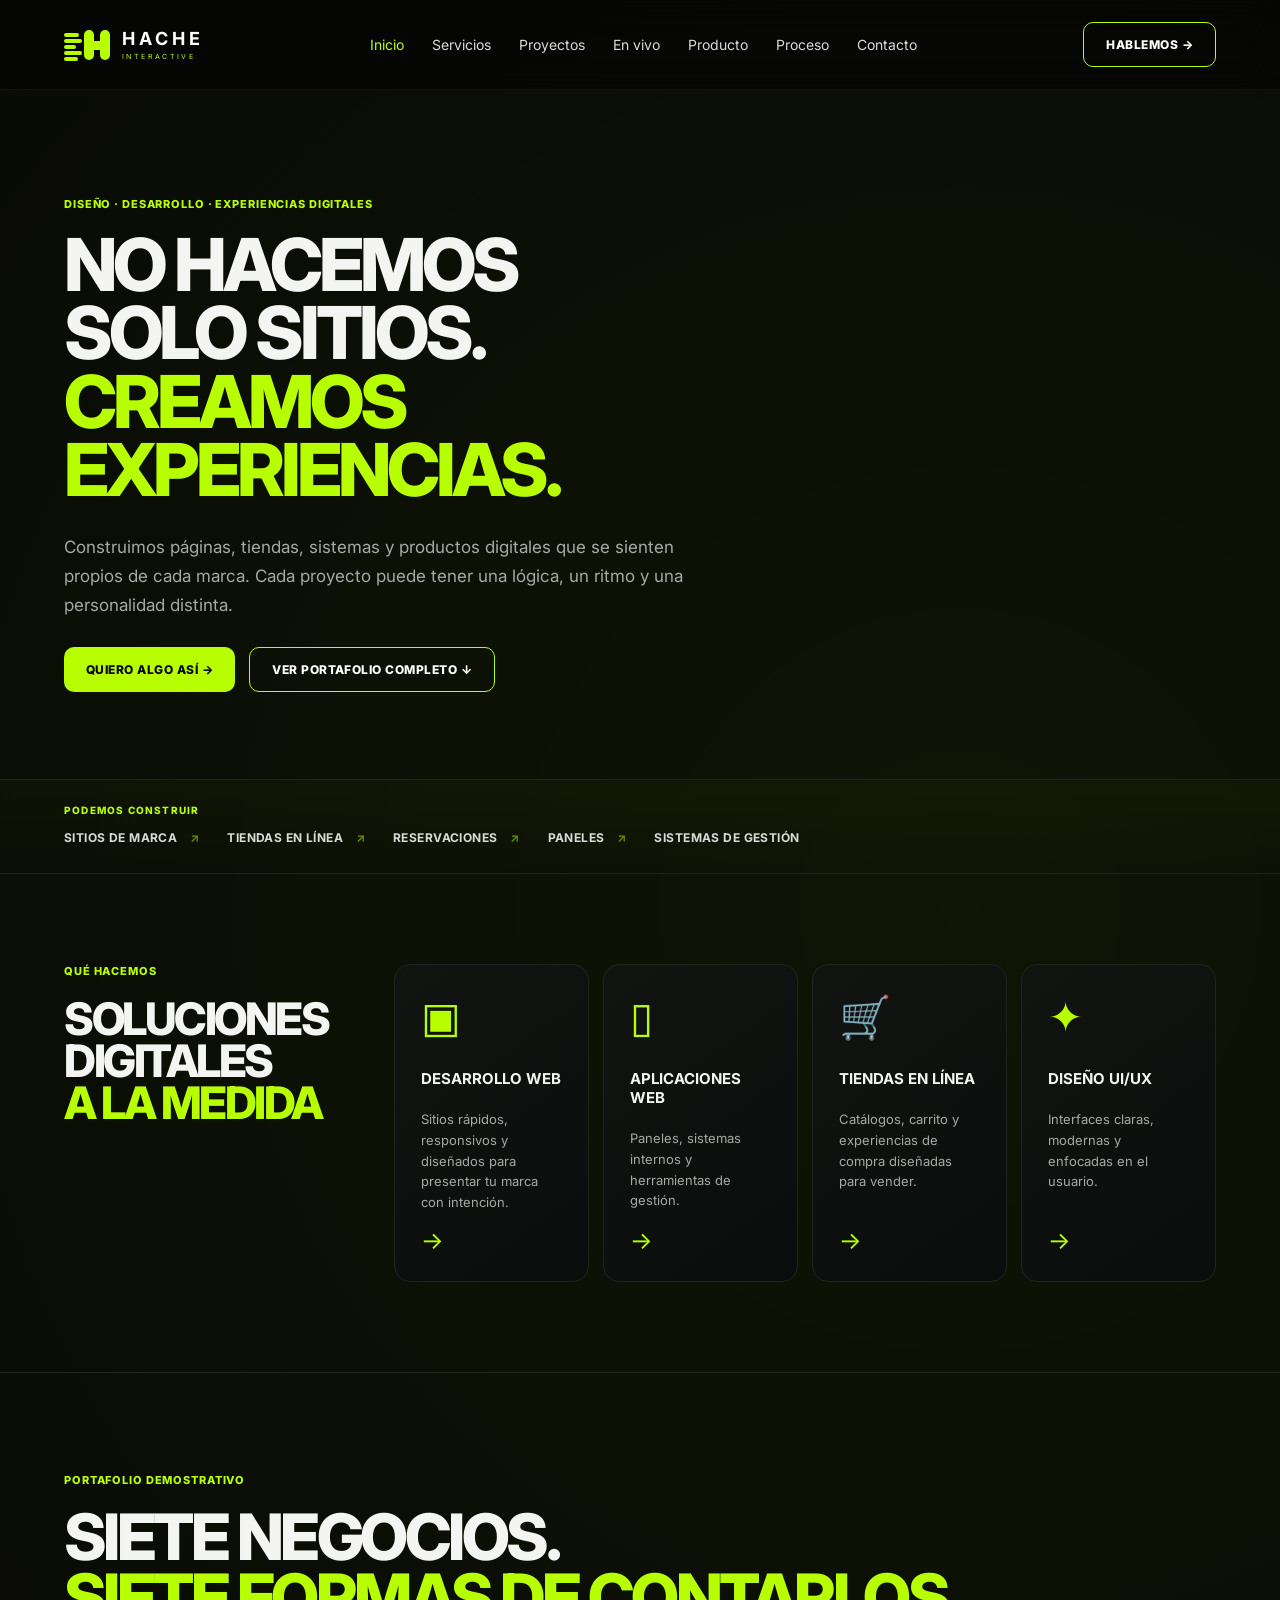
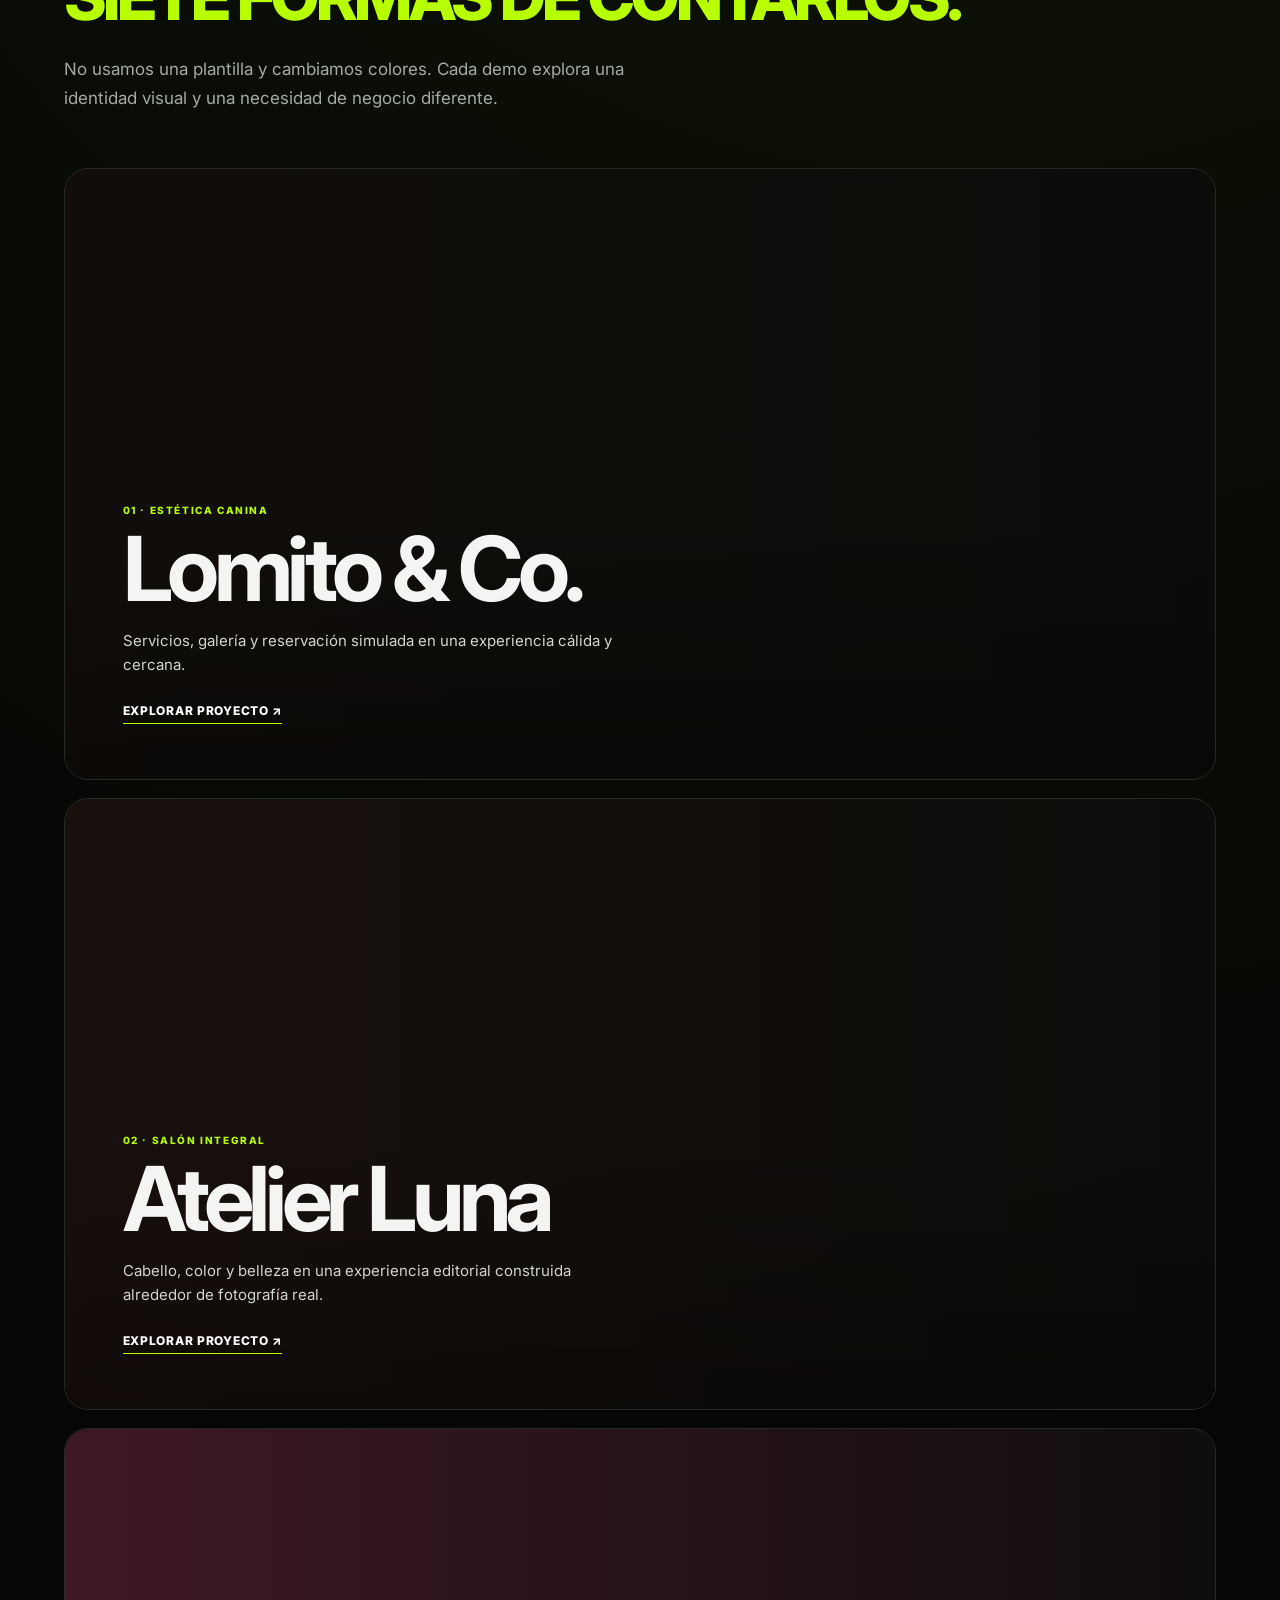
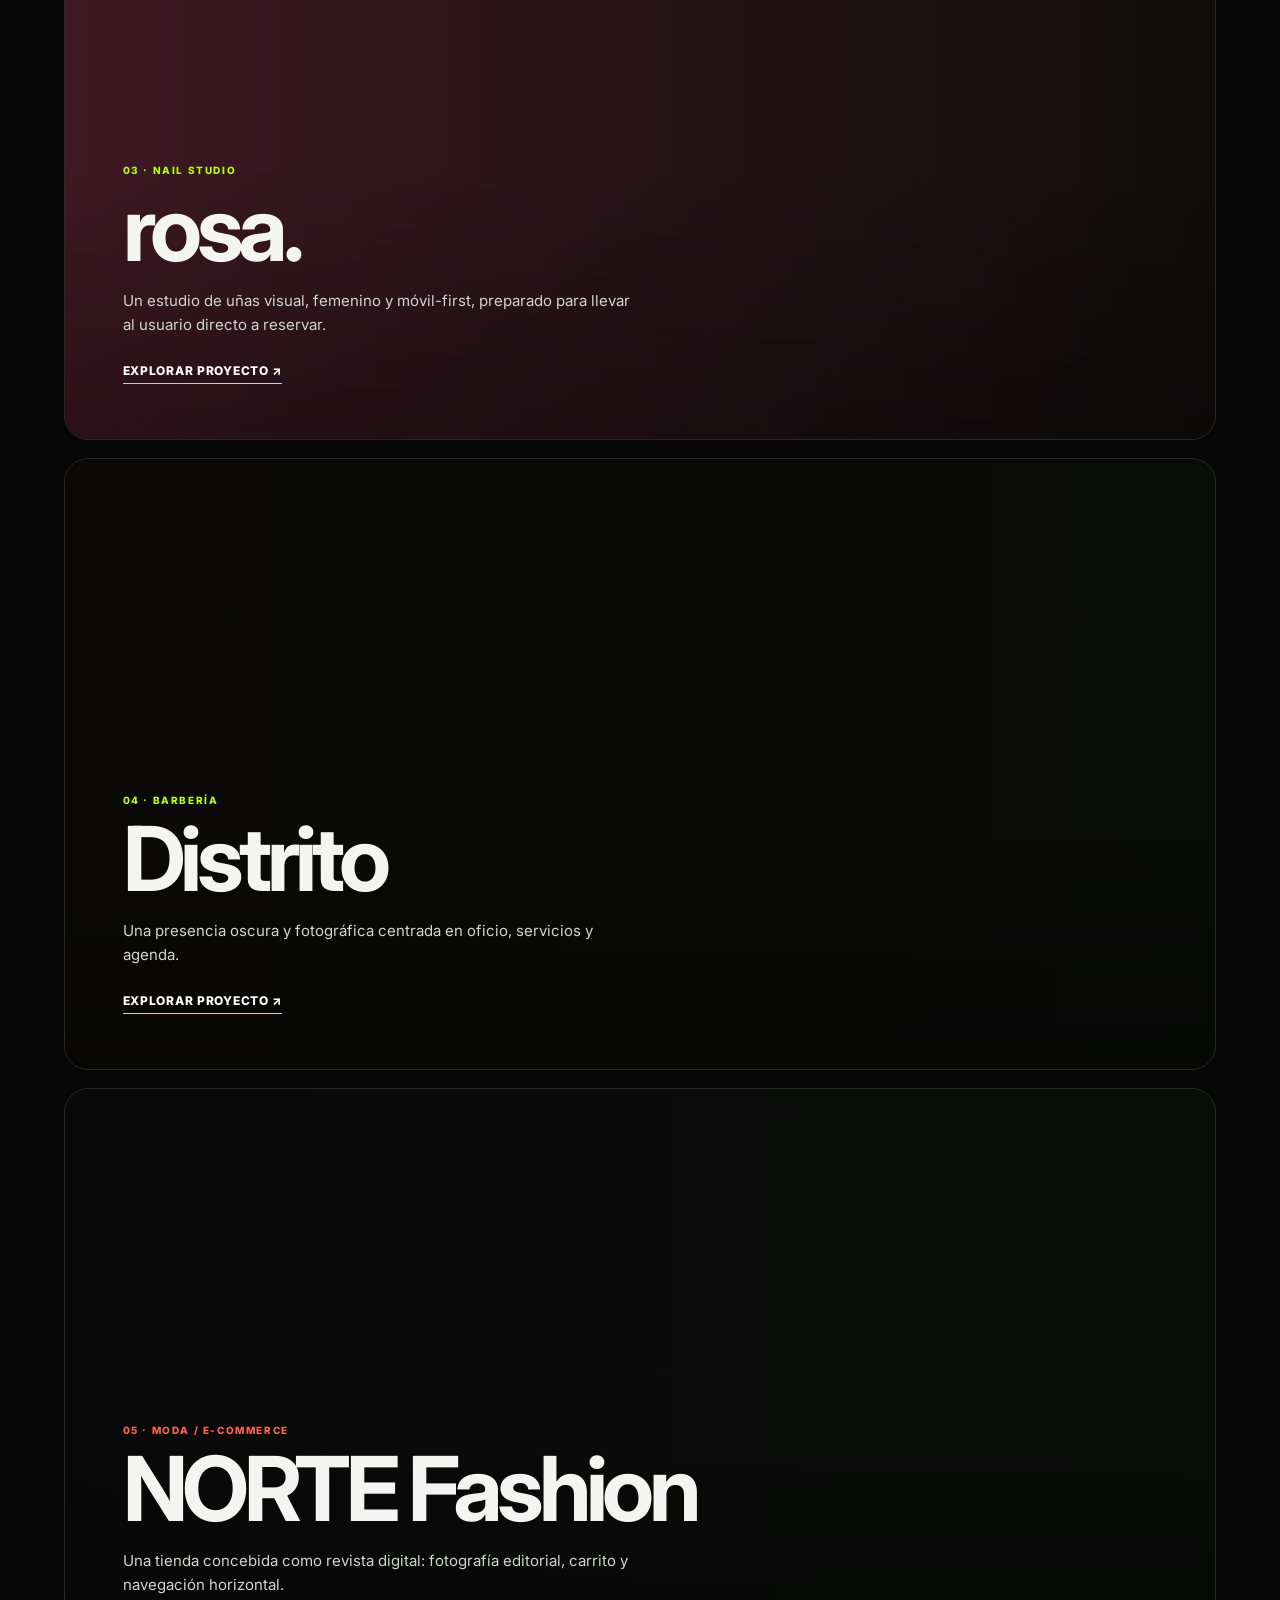
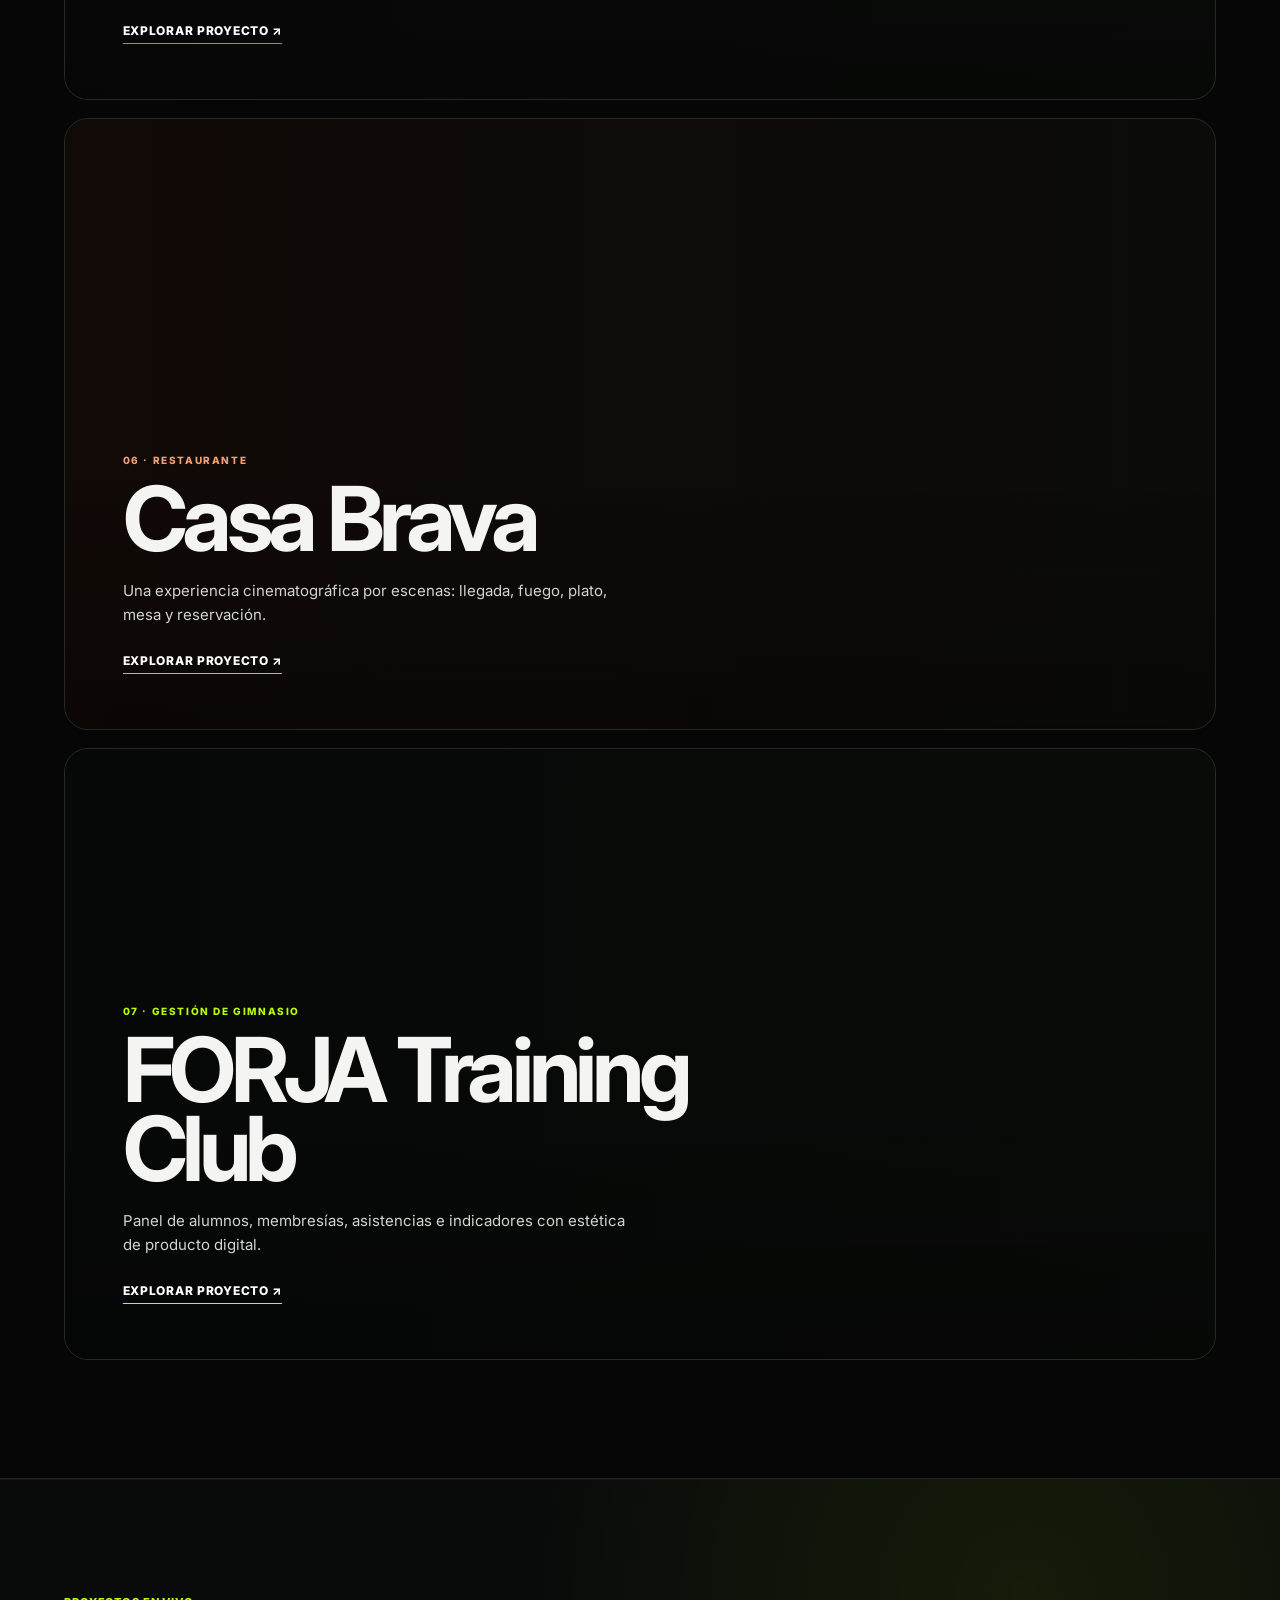
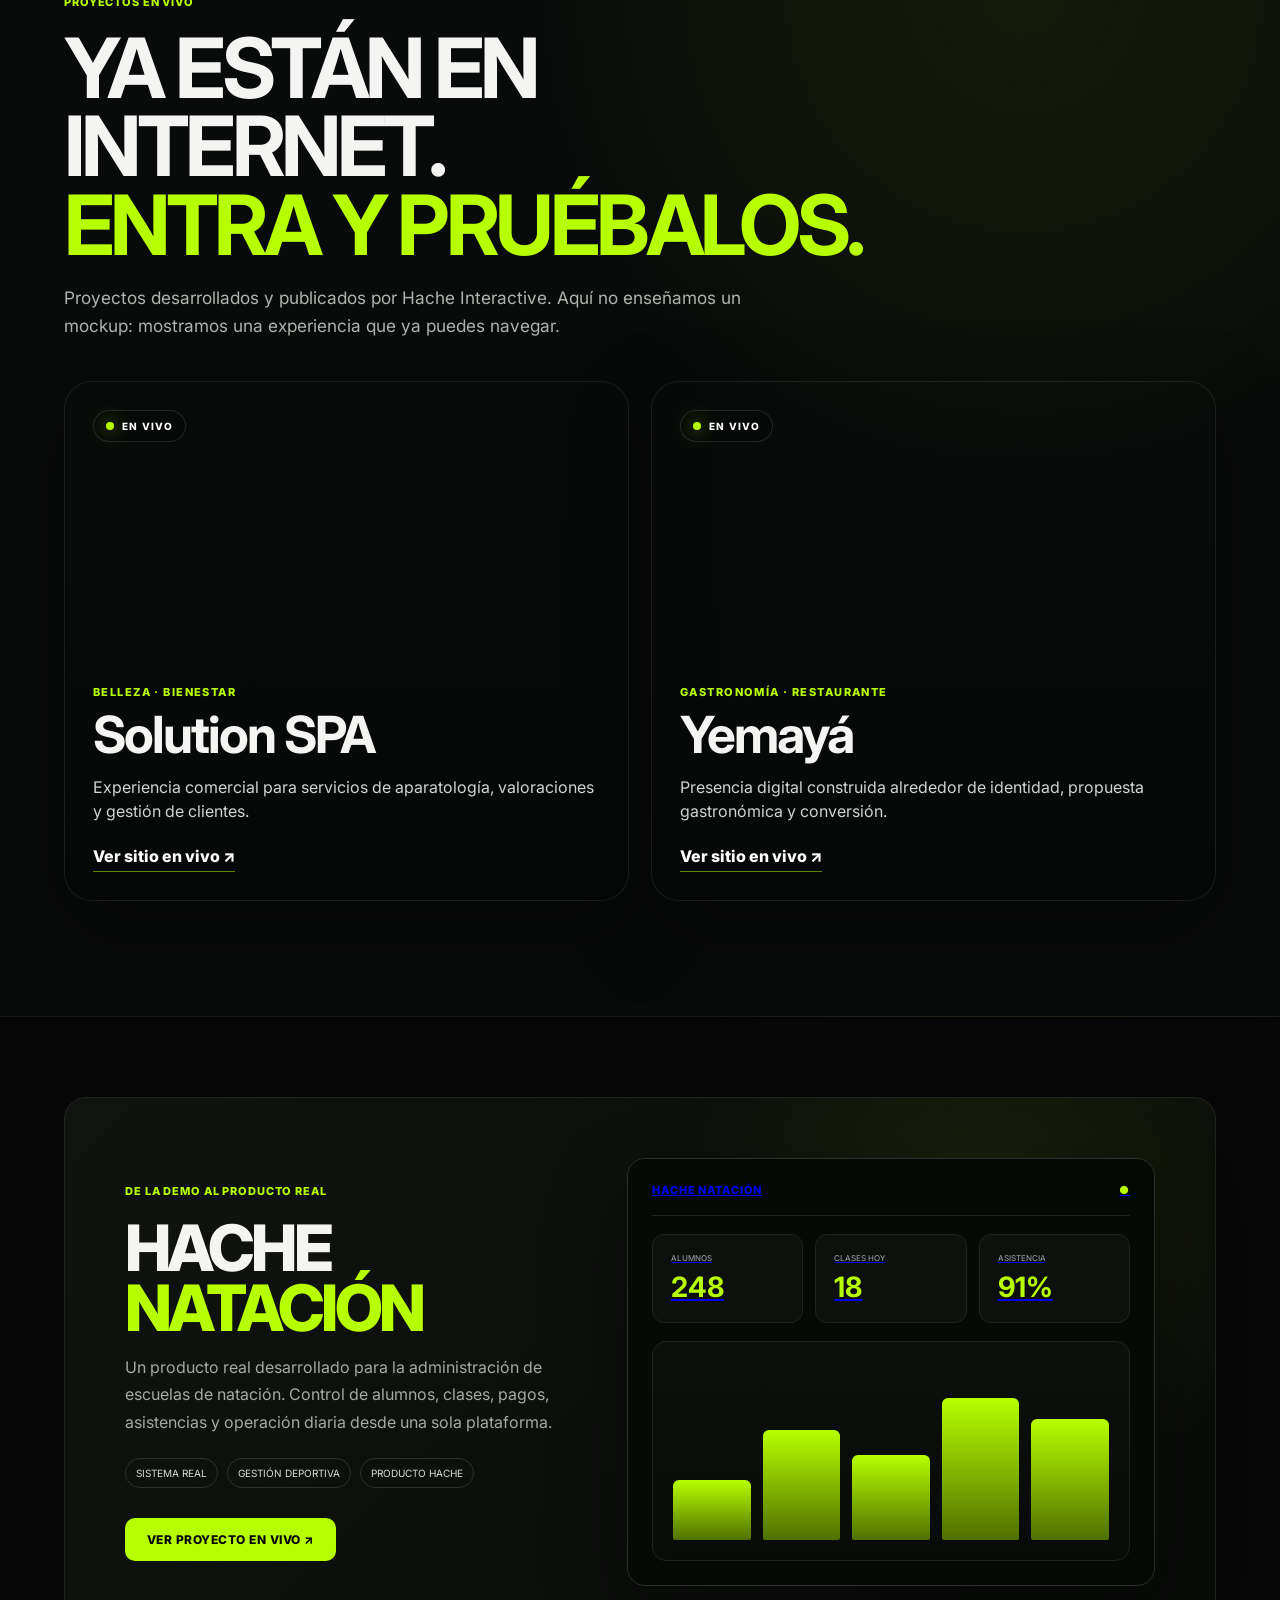
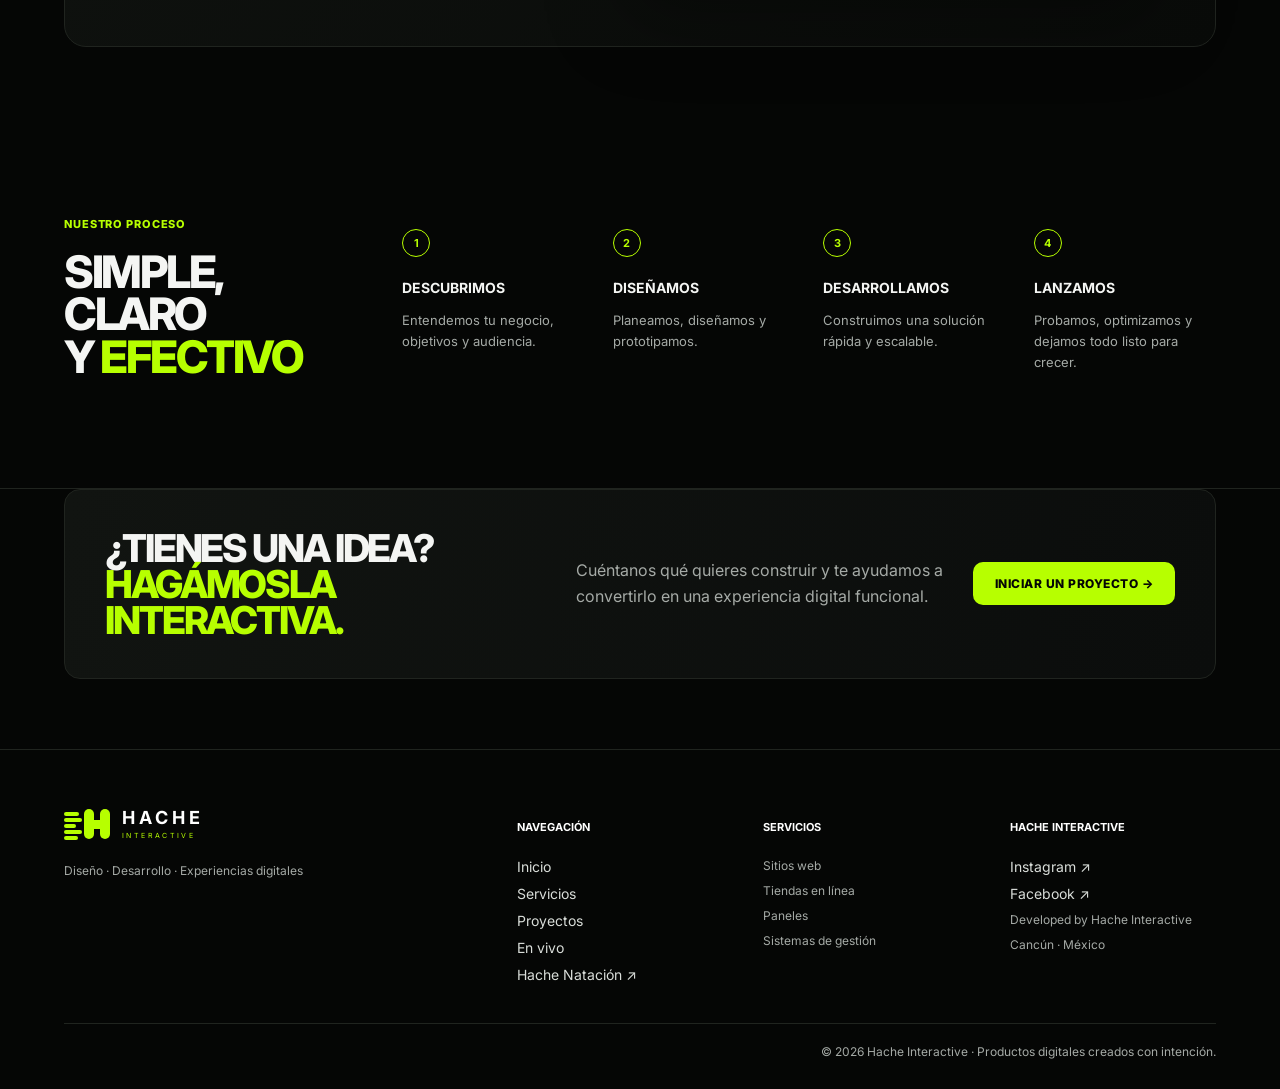
<file: index.html>
<!doctype html><html lang="es"><head><meta charset="utf-8"><meta name="viewport" content="width=device-width,initial-scale=1"><meta name="description" content="Hache Interactive diseña y desarrolla sitios web, aplicaciones, tiendas en línea y sistemas digitales a la medida en Cancún, México."><meta name="robots" content="index,follow,max-image-preview:large"><link rel="canonical" href="https://hacheinteractive.com/"><meta property="og:type" content="website"><meta property="og:locale" content="es_MX"><meta property="og:site_name" content="Hache Interactive"><meta property="og:title" content="Hache Interactive | Desarrollo web en Cancún"><meta property="og:description" content="Sitios web, aplicaciones, tiendas en línea y sistemas digitales a la medida en Cancún, México."><meta property="og:url" content="https://hacheinteractive.com/"><meta name="twitter:card" content="summary"><meta name="twitter:title" content="Hache Interactive | Desarrollo web en Cancún"><meta name="twitter:description" content="Sitios web, aplicaciones, tiendas en línea y sistemas digitales a la medida en Cancún, México."><title>Hache Interactive | Desarrollo web en Cancún</title><link rel="preconnect" href="https://fonts.googleapis.com"><link rel="preconnect" href="https://fonts.gstatic.com" crossorigin><link href="https://fonts.googleapis.com/css2?family=Inter:wght@400;500;600;700;800&display=swap" rel="stylesheet"><link rel="stylesheet" href="css/main.css"><link rel="stylesheet" href="css/showcase-polish.css?v=20260826-live"><script type="application/ld+json">{"@context":"https://schema.org","@type":"Organization","@id":"https://hacheinteractive.com/#organization","name":"Hache Interactive","url":"https://hacheinteractive.com/","description":"Estudio de diseño y desarrollo de sitios web, aplicaciones, tiendas en línea y sistemas digitales a la medida.","sameAs":["https://www.instagram.com/hacheinteractive/","https://www.facebook.com/hacheinteractive"],"areaServed":{"@type":"City","name":"Cancún","containedInPlace":{"@type":"AdministrativeArea","name":"Quintana Roo"}},"contactPoint":{"@type":"ContactPoint","telephone":"+52-998-265-5834","contactType":"sales","availableLanguage":"es"},"knowsAbout":["Desarrollo web","Aplicaciones web","Comercio electrónico","Diseño UI/UX","Sistemas de gestión"]}</script></head><body><header class="site-header"><a class="brand" href="#inicio"><span class="brand-mark"><i></i><i></i><i></i><i></i><i></i><b></b></span><span class="brand-text"><strong>HACHE</strong><small>INTERACTIVE</small></span></a><button class="menu-toggle" type="button" aria-label="Abrir menú de navegación" aria-controls="site-nav" aria-expanded="false">☰</button><nav class="nav" id="site-nav"><a class="active" href="#inicio">Inicio</a><a href="#servicios">Servicios</a><a href="#proyectos">Proyectos</a><a href="#en-vivo">En vivo</a><a href="#producto">Producto</a><a href="#nosotros">Proceso</a><a href="#contacto">Contacto</a></nav><a class="btn btn-outline header-cta" href="https://wa.me/529982655834?text=Hola%20Hache%20Interactive%2C%20quiero%20cotizar%20un%20proyecto" target="_blank" rel="noopener">Hablemos →</a></header><main><section class="hero hero-updated" id="inicio"><div class="hero-copy reveal"><span class="eyebrow">DISEÑO · DESARROLLO · EXPERIENCIAS DIGITALES</span><h1>NO HACEMOS<br>SOLO SITIOS.<br><em>CREAMOS<br>EXPERIENCIAS.</em></h1><p>Construimos páginas, tiendas, sistemas y productos digitales que se sienten propios de cada marca. Cada proyecto puede tener una lógica, un ritmo y una personalidad distinta.</p><div class="hero-actions"><a class="btn btn-primary" href="https://wa.me/529982655834?text=Hola%20Hache%20Interactive%2C%20quiero%20cotizar%20un%20proyecto" target="_blank" rel="noopener">Quiero algo así →</a><a class="btn btn-outline" href="#proyectos">Ver portafolio completo ↓</a></div></div><div class="demo-preview-head reveal"><div><span class="eyebrow">DEMOS INTERACTIVOS</span><strong>Explora proyectos que ya puedes abrir y probar</strong></div><small>Desliza para ver los 7 →</small></div><div class="hero-art hero-showcase reveal" style="display:flex;gap:16px;overflow-x:auto;overflow-y:hidden;scroll-snap-type:x mandatory;overscroll-behavior-x:contain;justify-content:flex-start"><a class="showcase-frame" href="demos/lomito/" style="flex:0 0 min(78vw,280px);scroll-snap-align:start;background-image:linear-gradient(180deg,rgba(0,0,0,.03),rgba(19,14,11,.62)),url('https://images.unsplash.com/photo-1583337130417-3346a1be7dee?auto=format&fit=crop&w=1100&q=86')!important"><span>LOMITO &amp; CO.</span><b>Estética canina</b></a><a class="showcase-frame frame-a" href="demos/atelier-luna/" style="flex:0 0 min(78vw,280px);scroll-snap-align:start"><span>ATELIER LUNA</span><b>Salón integral</b></a><a class="showcase-frame frame-b" href="demos/rosa-nails/" style="flex:0 0 min(78vw,280px);scroll-snap-align:start"><span>ROSA NAILS</span><b>Nail studio</b></a><a class="showcase-frame frame-c" href="demos/distrito-barber/" style="flex:0 0 min(78vw,280px);scroll-snap-align:start"><span>DISTRITO</span><b>Barbería</b></a><a class="showcase-frame" href="demos/norte/" style="flex:0 0 min(78vw,280px);scroll-snap-align:start;background-image:linear-gradient(180deg,rgba(0,0,0,.03),rgba(8,8,8,.58)),url('https://images.unsplash.com/photo-1529139574466-a303027c1d8b?auto=format&fit=crop&w=1100&q=86')!important"><span style="color:#ff8c82">NORTE FASHION</span><b>Moda / e-commerce</b></a><a class="showcase-frame" href="demos/casa-brava/" style="flex:0 0 min(78vw,280px);scroll-snap-align:start;background-image:linear-gradient(180deg,rgba(0,0,0,.03),rgba(18,9,6,.62)),url('https://images.unsplash.com/photo-1753019491860-128b7763f8ee?auto=format&fit=crop&w=1100&q=86')!important"><span style="color:#f4a074">CASA BRAVA</span><b>Restaurante</b></a><a class="showcase-frame" href="demos/forja/" style="flex:0 0 min(78vw,280px);scroll-snap-align:start;background-image:linear-gradient(180deg,rgba(0,0,0,.03),rgba(5,7,6,.72)),url('https://images.unsplash.com/photo-1571019613454-1cb2f99b2d8b?auto=format&fit=crop&w=1100&q=86')!important"><span>FORJA</span><b>Gestión de gimnasio</b></a></div></section><section class="trust-strip"><span>Podemos construir</span><div class="logos"><b>SITIOS DE MARCA</b><b>TIENDAS EN LÍNEA</b><b>RESERVACIONES</b><b>PANELES</b><b>SISTEMAS DE GESTIÓN</b></div></section><section class="section services" id="servicios"><div class="section-heading reveal"><span class="eyebrow">QUÉ HACEMOS</span><h2>SOLUCIONES<br>DIGITALES<br><em>A LA MEDIDA</em></h2></div><div class="service-grid"><article class="card reveal"><div class="icon">▣</div><h3>Desarrollo web</h3><p>Sitios rápidos, responsivos y diseñados para presentar tu marca con intención.</p><a href="#contacto" aria-label="Consultar sobre desarrollo web">→</a></article><article class="card reveal"><div class="icon">▯</div><h3>Aplicaciones web</h3><p>Paneles, sistemas internos y herramientas de gestión.</p><a href="#contacto" aria-label="Consultar sobre aplicaciones web">→</a></article><article class="card reveal"><div class="icon">🛒</div><h3>Tiendas en línea</h3><p>Catálogos, carrito y experiencias de compra diseñadas para vender.</p><a href="#contacto" aria-label="Consultar sobre tiendas en línea">→</a></article><article class="card reveal"><div class="icon">✦</div><h3>Diseño UI/UX</h3><p>Interfaces claras, modernas y enfocadas en el usuario.</p><a href="#contacto" aria-label="Consultar sobre diseño UI/UX">→</a></article></div></section><section class="projects-immersive" id="proyectos"><div class="projects-intro reveal"><span class="eyebrow">PORTAFOLIO DEMOSTRATIVO</span><h2>SIETE NEGOCIOS.<br><em>SIETE FORMAS DE CONTARLOS.</em></h2><p>No usamos una plantilla y cambiamos colores. Cada demo explora una identidad visual y una necesidad de negocio diferente.</p></div><div class="project-feature lomito reveal"><a class="project-bg" href="demos/lomito/" style="background-image:linear-gradient(90deg,rgba(19,14,11,.82),rgba(19,14,11,.12)),url('https://images.unsplash.com/photo-1583337130417-3346a1be7dee?auto=format&fit=crop&w=1800&q=86')"></a><div class="feature-copy"><span>01 · ESTÉTICA CANINA</span><h3>Lomito & Co.</h3><p>Servicios, galería y reservación simulada en una experiencia cálida y cercana.</p><a href="demos/lomito/">Explorar proyecto ↗</a></div></div><div class="project-feature reveal"><a class="project-bg" href="demos/atelier-luna/" style="background-image:linear-gradient(90deg,rgba(28,17,14,.82),rgba(28,17,14,.08)),url('https://images.unsplash.com/photo-1560066984-138dadb4c035?auto=format&fit=crop&w=1800&q=88')"></a><div class="feature-copy"><span>02 · SALÓN INTEGRAL</span><h3>Atelier Luna</h3><p>Cabello, color y belleza en una experiencia editorial construida alrededor de fotografía real.</p><a href="demos/atelier-luna/">Explorar proyecto ↗</a></div></div><div class="project-feature reveal"><a class="project-bg" href="demos/rosa-nails/" style="background-image:linear-gradient(90deg,rgba(74,27,42,.82),rgba(74,27,42,.08)),url('https://images.unsplash.com/photo-1632345031435-8727f6897d53?auto=format&fit=crop&w=1800&q=88')"></a><div class="feature-copy"><span>03 · NAIL STUDIO</span><h3>rosa.</h3><p>Un estudio de uñas visual, femenino y móvil-first, preparado para llevar al usuario directo a reservar.</p><a href="demos/rosa-nails/">Explorar proyecto ↗</a></div></div><div class="project-feature reveal"><a class="project-bg" href="demos/distrito-barber/" style="background-image:linear-gradient(90deg,rgba(10,9,7,.9),rgba(10,9,7,.12)),url('https://images.unsplash.com/photo-1503951914875-452162b0f3f1?auto=format&fit=crop&w=1800&q=88')"></a><div class="feature-copy"><span>04 · BARBERÍA</span><h3>Distrito</h3><p>Una presencia oscura y fotográfica centrada en oficio, servicios y agenda.</p><a href="demos/distrito-barber/">Explorar proyecto ↗</a></div></div><div class="project-feature norte reveal"><a class="project-bg" href="demos/norte/" style="background-image:linear-gradient(90deg,rgba(8,8,8,.78),rgba(8,8,8,.08)),url('https://images.unsplash.com/photo-1529139574466-a303027c1d8b?auto=format&fit=crop&w=1800&q=88')"></a><div class="feature-copy"><span>05 · MODA / E-COMMERCE</span><h3>NORTE Fashion</h3><p>Una tienda concebida como revista digital: fotografía editorial, carrito y navegación horizontal.</p><a href="demos/norte/">Explorar proyecto ↗</a></div></div><div class="project-feature brava reveal"><a class="project-bg" href="demos/casa-brava/" style="background-image:linear-gradient(90deg,rgba(18,9,6,.86),rgba(18,9,6,.12)),url('https://images.unsplash.com/photo-1753019491860-128b7763f8ee?auto=format&fit=crop&w=1800&q=88')"></a><div class="feature-copy"><span>06 · RESTAURANTE</span><h3>Casa Brava</h3><p>Una experiencia cinematográfica por escenas: llegada, fuego, plato, mesa y reservación.</p><a href="demos/casa-brava/">Explorar proyecto ↗</a></div></div><div class="project-feature forja reveal"><a class="project-bg" href="demos/forja/" style="background-image:linear-gradient(90deg,rgba(5,7,6,.9),rgba(5,7,6,.28)),url('https://images.unsplash.com/photo-1534438327276-14e5300c3a48?auto=format&fit=crop&w=1800&q=86')"></a><div class="feature-copy"><span>07 · GESTIÓN DE GIMNASIO</span><h3>FORJA Training Club</h3><p>Panel de alumnos, membresías, asistencias e indicadores con estética de producto digital.</p><a href="demos/forja/">Explorar proyecto ↗</a></div></div></section><section class="live-projects" id="en-vivo"><div class="live-projects-head reveal"><span class="eyebrow">PROYECTOS EN VIVO</span><h2>YA ESTÁN EN INTERNET.<br><em>ENTRA Y PRUÉBALOS.</em></h2><p>Proyectos desarrollados y publicados por Hache Interactive. Aquí no enseñamos un mockup: mostramos una experiencia que ya puedes navegar.</p></div><div class="live-projects-grid"><article class="live-card live-spa reveal"><div class="live-status"><i></i> EN VIVO</div><div class="live-card-copy"><span>BELLEZA · BIENESTAR</span><h3>Solution SPA</h3><p>Experiencia comercial para servicios de aparatología, valoraciones y gestión de clientes.</p><a href="https://spa.hacheinteractive.com/" target="_blank" rel="noopener">Ver sitio en vivo ↗</a></div></article><article class="live-card live-yemaya reveal"><div class="live-status"><i></i> EN VIVO</div><div class="live-card-copy"><span>GASTRONOMÍA · RESTAURANTE</span><h3>Yemayá</h3><p>Presencia digital construida alrededor de identidad, propuesta gastronómica y conversión.</p><a href="https://yemaya.hacheinteractive.com/" target="_blank" rel="noopener">Ver sitio en vivo ↗</a></div></article></div></section><section class="product-showcase" id="producto"><div class="product-copy reveal"><span class="eyebrow">DE LA DEMO AL PRODUCTO REAL</span><h2>HACHE<br><em>NATACIÓN</em></h2><p>Un producto real desarrollado para la administración de escuelas de natación. Control de alumnos, clases, pagos, asistencias y operación diaria desde una sola plataforma.</p><div class="product-tags"><span>Sistema real</span><span>Gestión deportiva</span><span>Producto Hache</span></div><a class="btn btn-primary" href="https://hnatacion.com" target="_blank" rel="noopener">Ver proyecto en vivo ↗</a></div><a class="product-ui reveal" href="https://hnatacion.com" target="_blank" rel="noopener"><div class="ui-top"><span>HACHE NATACIÓN</span><b>●</b></div><div class="ui-stats"><div><small>ALUMNOS</small><strong>248</strong></div><div><small>CLASES HOY</small><strong>18</strong></div><div><small>ASISTENCIA</small><strong>91%</strong></div></div><div class="ui-panel"><span></span><span></span><span></span><span></span><span></span></div></a></section><section class="section process" id="nosotros"><div class="section-heading reveal"><span class="eyebrow">NUESTRO PROCESO</span><h2>SIMPLE, CLARO<br>Y <em>EFECTIVO</em></h2></div><div class="steps"><div class="step reveal"><b>1</b><h3>Descubrimos</h3><p>Entendemos tu negocio, objetivos y audiencia.</p></div><div class="step reveal"><b>2</b><h3>Diseñamos</h3><p>Planeamos, diseñamos y prototipamos.</p></div><div class="step reveal"><b>3</b><h3>Desarrollamos</h3><p>Construimos una solución rápida y escalable.</p></div><div class="step reveal"><b>4</b><h3>Lanzamos</h3><p>Probamos, optimizamos y dejamos todo listo para crecer.</p></div></div></section><section class="cta reveal" id="contacto"><h2>¿TIENES UNA IDEA?<br><em>HAGÁMOSLA INTERACTIVA.</em></h2><p>Cuéntanos qué quieres construir y te ayudamos a convertirlo en una experiencia digital funcional.</p><a class="btn btn-primary" href="https://wa.me/529982655834?text=Hola%20Hache%20Interactive%2C%20quiero%20iniciar%20un%20proyecto" target="_blank" rel="noopener">Iniciar un proyecto →</a></section></main><footer><div class="footer-brand"><div class="brand compact"><span class="brand-mark"><i></i><i></i><i></i><i></i><i></i><b></b></span><span class="brand-text"><strong>HACHE</strong><small>INTERACTIVE</small></span></div><p>Diseño · Desarrollo · Experiencias digitales</p></div><div><h4>Navegación</h4><a href="#inicio">Inicio</a><a href="#servicios">Servicios</a><a href="#proyectos">Proyectos</a><a href="#en-vivo">En vivo</a><a href="https://hnatacion.com" target="_blank" rel="noopener">Hache Natación ↗</a></div><div><h4>Servicios</h4><span>Sitios web</span><span>Tiendas en línea</span><span>Paneles</span><span>Sistemas de gestión</span></div><div><h4>Hache Interactive</h4><a href="https://www.instagram.com/hacheinteractive/" target="_blank" rel="noopener" aria-label="Instagram de Hache Interactive">Instagram ↗</a><a href="https://www.facebook.com/hacheinteractive" target="_blank" rel="noopener" aria-label="Facebook de Hache Interactive">Facebook ↗</a><span>Developed by Hache Interactive</span><span>Cancún · México</span></div><div class="copyright">© 2026 Hache Interactive · Productos digitales creados con intención.</div></footer><script>document.querySelectorAll('.project-feature').forEach(card=>{const link=card.querySelector('.project-bg');if(!link)return;card.style.cursor='pointer';card.setAttribute('role','link');card.setAttribute('tabindex','0');const go=()=>window.location.href=link.href;card.addEventListener('click',e=>{if(e.target.closest('a'))return;go()});card.addEventListener('keydown',e=>{if(e.key==='Enter'||e.key===' '){e.preventDefault();go()}})});</script><script src="js/main.js"></script></body></html>
</file>
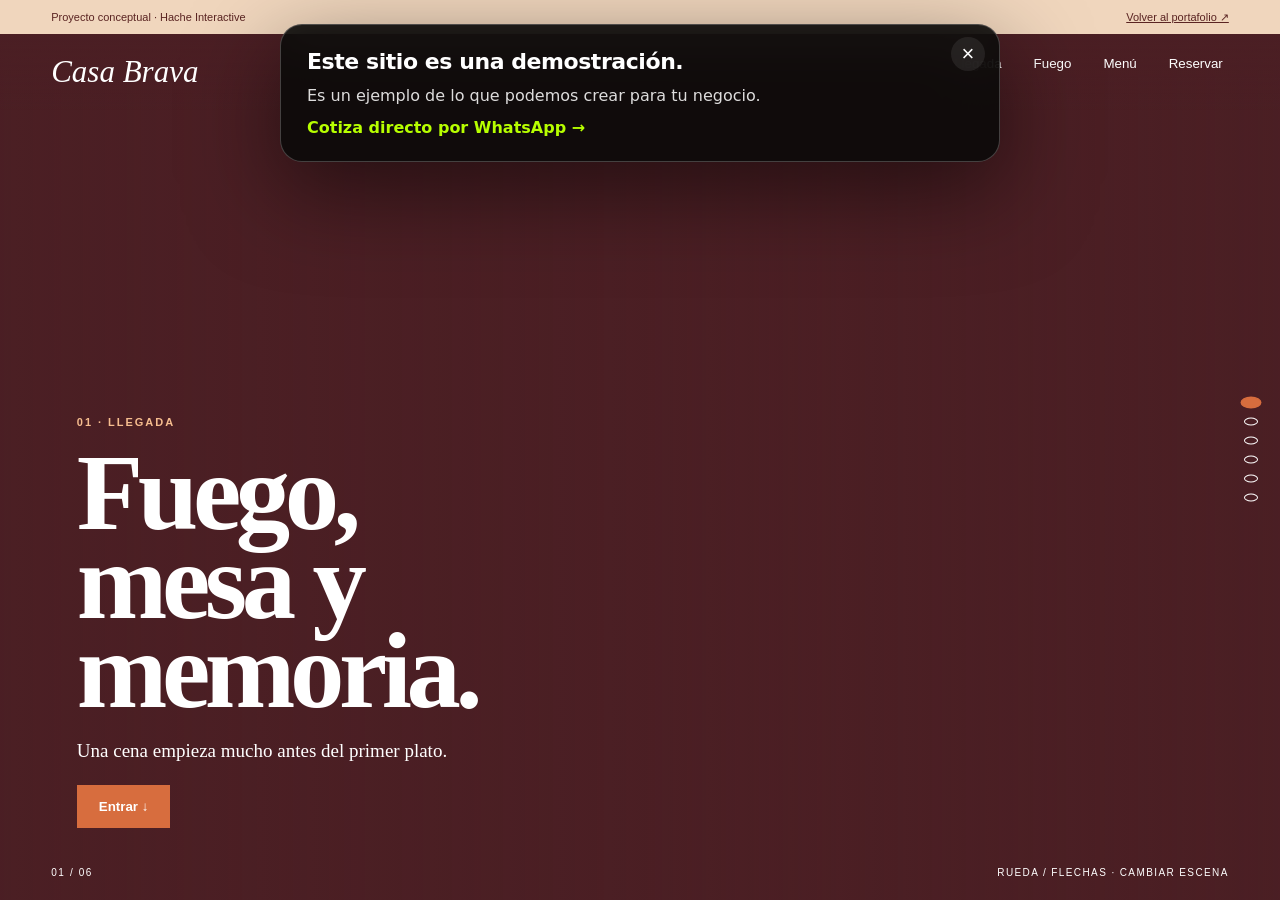
<file: demos/casa-brava/index.html>
<!doctype html><html lang="es"><head><meta charset="utf-8"><meta name="viewport" content="width=device-width,initial-scale=1,maximum-scale=1"><meta name="robots" content="noindex,follow"><title>Casa Brava | Cocina de fuego</title><style>*{box-sizing:border-box}html,body{margin:0;height:100%;background:#4b1f24;color:#fff;font-family:Georgia,serif}body{overflow:hidden}.concept{position:fixed;z-index:20;top:0;left:0;right:0;height:34px;padding:0 4%;background:#f0d6bd;color:#5a2422;display:flex;align-items:center;justify-content:space-between;font:11px Arial}.concept a{color:#5a2422}.nav{position:fixed;z-index:19;top:34px;left:0;right:0;padding:20px 4%;display:flex;justify-content:space-between;background:linear-gradient(rgba(75,31,36,.94),transparent)}.nav button{background:none;border:0;color:#fff;margin-left:20px;cursor:pointer}.logo{font-size:31px;font-style:italic}.viewport{position:fixed;inset:0;overflow:hidden;touch-action:none}.track{height:100%;transition:transform .85s cubic-bezier(.22,.78,.25,1);will-change:transform}.panel{height:100svh;position:relative;overflow:hidden;display:flex;align-items:flex-end;padding:120px 6% 8vh}.bg{position:absolute;inset:0;background-size:cover;background-position:center;transform:scale(1.03);transition:transform 1s}.panel.active .bg{transform:scale(1.08)}.shade{position:absolute;inset:0;background:linear-gradient(90deg,rgba(75,31,36,.94),rgba(75,31,36,.58) 52%,rgba(75,31,36,.08))}.content{position:relative;z-index:2;max-width:790px;opacity:0;transform:translateY(28px);transition:.7s .15s}.panel.active .content{opacity:1;transform:none}.eyebrow{font:700 11px Arial;letter-spacing:.18em;color:#f6bd8f}.panel h1,.panel h2{font-size:clamp(60px,8.5vw,130px);line-height:.82;letter-spacing:-.05em;margin:18px 0}.panel h2{font-size:clamp(50px,6.5vw,96px)}.panel p{font-size:19px;line-height:1.65;max-width:590px}.btn{padding:14px 22px;background:#d76d3e;color:#fff;border:0;cursor:pointer;font-weight:bold}.s1 .bg{background-image:url('https://images.unsplash.com/photo-1753019491860-128b7763f8ee?auto=format&fit=crop&w=2200&q=88')}.s2 .bg{background-image:url('https://images.unsplash.com/photo-1704642152462-7932e59e651e?auto=format&fit=crop&w=2200&q=88')}.s3 .bg{background-image:url('https://images.unsplash.com/photo-1547592180-85f173990554?auto=format&fit=crop&w=2200&q=88')}.s4 .bg{background-image:url('https://images.unsplash.com/photo-1777270695079-2ee60686f60e?auto=format&fit=crop&w=2200&q=88')}.menu-panel{background:#6a2a2f;align-items:center}.menu-wrap{width:100%;display:grid;grid-template-columns:.65fr 1.35fr;gap:55px;align-items:center}.menu{display:grid;grid-template-columns:1fr 1fr;gap:0 40px}.dish{border-bottom:1px solid #9e5b55;padding:14px 0;display:grid;grid-template-columns:1fr auto}.dish p{grid-column:1/-1;color:#dfb8a8;font-size:13px;margin:5px 0}.reserve-panel{background:#f0d6bd;color:#5a2422;align-items:center}.reserve-panel .content{max-width:none;width:100%;display:grid;grid-template-columns:1fr 1fr;gap:60px}.form{display:grid;gap:12px;background:#fff2e6;padding:28px}.form input,.form select{padding:13px}.form button{padding:14px;background:#8c3f35;color:#fff;border:0}.progress{position:fixed;z-index:22;right:22px;top:50%;transform:translateY(-50%);display:grid;gap:11px}.dot{width:8px;height:8px;border:1px solid #fff;border-radius:50%;background:transparent}.dot.active{background:#d76d3e;border-color:#d76d3e;transform:scale(1.5)}.counter{position:fixed;z-index:22;left:4%;bottom:22px;font:10px Arial;letter-spacing:.16em}.hint{position:fixed;z-index:22;right:4%;bottom:22px;font:10px Arial;letter-spacing:.14em}.refresh-cue{display:none}@media(max-width:800px){.concept{height:30px;padding:0 16px;font-size:9px}.nav{top:30px;padding:15px 18px}.logo{font-size:25px}.nav nav{display:none}.panel{height:100svh;padding:110px 22px 70px}.panel h1{font-size:clamp(64px,19vw,92px)}.panel h2{font-size:clamp(52px,15vw,76px)}.panel p{font-size:16px;line-height:1.5}.shade{background:linear-gradient(0deg,rgba(75,31,36,.95) 8%,rgba(75,31,36,.46) 58%,rgba(75,31,36,.08))}.menu-wrap,.reserve-panel .content{grid-template-columns:1fr;gap:18px}.menu{grid-template-columns:1fr 1fr;gap:0 18px}.menu-panel,.reserve-panel{padding-top:92px;align-items:center}.menu-panel h2{font-size:52px;margin:8px 0 10px}.dish{padding:9px 0}.dish b,.dish span{font-size:12px}.dish p{font-size:10px;line-height:1.35}.reserve-panel .content{align-content:center}.reserve-panel h2{font-size:58px;margin:8px 0}.form{padding:18px;gap:9px}.form input,.form select{padding:11px}.progress{right:12px;gap:9px}.dot{width:7px;height:7px}.counter{left:18px;bottom:18px}.hint{right:18px;bottom:18px;font-size:0}.hint:after{content:'DESLIZA ↑ ↓';font:9px Arial;letter-spacing:.14em}.bg{background-position:center center}.refresh-cue{display:block;position:fixed;z-index:30;left:50%;top:86px;transform:translate(-50%,-16px);opacity:0;background:rgba(240,214,189,.96);color:#5a2422;padding:9px 13px;border-radius:999px;font:700 9px Arial;letter-spacing:.08em;transition:.18s;pointer-events:none}.refresh-cue.show{opacity:1;transform:translate(-50%,0)}}@media(max-width:460px){.menu{grid-template-columns:1fr}.menu-panel{overflow-y:auto}.dish p{display:none}}</style></head><body><div class="concept"><span>Proyecto conceptual · Hache Interactive</span><a href="../../">Volver al portafolio ↗</a></div><header class="nav"><div class="logo">Casa Brava</div><nav><button data-go="0">Llegada</button><button data-go="1">Fuego</button><button data-go="4">Menú</button><button data-go="5">Reservar</button></nav></header><div class="viewport"><main class="track" id="track"><section class="panel s1 active"><div class="bg"></div><div class="shade"></div><div class="content"><span class="eyebrow">01 · LLEGADA</span><h1>Fuego,<br>mesa y<br>memoria.</h1><p>Una cena empieza mucho antes del primer plato.</p><button class="btn" data-go="1">Entrar ↓</button></div></section><section class="panel s2"><div class="bg"></div><div class="shade"></div><div class="content"><span class="eyebrow">02 · EL FUEGO</span><h2>Todo comienza<br>en las brasas.</h2><p>Producto mexicano, humo, temperatura y tiempo.</p></div></section><section class="panel s3"><div class="bg"></div><div class="shade"></div><div class="content"><span class="eyebrow">03 · EL PLATO</span><h2>Primero entra<br>por los ojos.</h2><p>Una carta corta que cambia con el mercado.</p></div></section><section class="panel s4"><div class="bg"></div><div class="shade"></div><div class="content"><span class="eyebrow">04 · LA MESA</span><h2>Quédate<br>un rato más.</h2><p>Platos al centro, coctelería y sobremesa.</p></div></section><section class="panel menu-panel"><div class="menu-wrap"><div><span class="eyebrow">05 · MENÚ</span><h2>Para compartir.<br>O no.</h2></div><div class="menu"><article class="dish"><b>Esquites a las brasas</b><span>$160</span><p>Elote, chile costeño y queso añejo.</p></article><article class="dish"><b>Aguachile Brava</b><span>$260</span><p>Pesca del día, pepino y cilantro.</p></article><article class="dish"><b>Pulpo al carbón</b><span>$340</span><p>Chile ancho y papa cambray.</p></article><article class="dish"><b>Costilla 8 horas</b><span>$390</span><p>Piloncillo y puré ahumado.</p></article><article class="dish"><b>Coliflor rostizada</b><span>$230</span><p>Mole de semillas y yogurt.</p></article><article class="dish"><b>Pan de elote</b><span>$150</span><p>Cajeta y helado de vainilla.</p></article></div></div></section><section class="panel reserve-panel"><div class="content"><div><span class="eyebrow" style="color:#9a4c2e">06 · RESERVA</span><h2>Tu mesa<br>te espera.</h2><p>Reservación simulada.</p></div><form class="form" id="form"><input required placeholder="Nombre"><input required type="date" id="date"><select><option>2 personas</option><option>4 personas</option><option>6 personas</option></select><select><option>18:30</option><option>20:30</option><option>21:30</option></select><button>Confirmar reservación de prueba</button><b id="status"></b></form></div></section></main></div><div class="progress" id="progress"></div><div class="counter" id="counter">01 / 06</div><div class="hint">RUEDA / FLECHAS · CAMBIAR ESCENA</div><div class="refresh-cue" id="refreshCue">SUELTA PARA ACTUALIZAR ↓</div><script>const panels=[...document.querySelectorAll('.panel')],track=document.getElementById('track'),progress=document.getElementById('progress'),counter=document.getElementById('counter'),refreshCue=document.getElementById('refreshCue');let index=0,locked=false,total=panels.length;panels.forEach((_,i)=>{const b=document.createElement('button');b.className='dot'+(i===0?' active':'');b.onclick=()=>go(i);progress.appendChild(b)});const dots=[...progress.children];function go(i){index=Math.max(0,Math.min(total-1,i));track.style.transform='translate3d(0,-'+index*100+'svh,0)';panels.forEach((p,n)=>p.classList.toggle('active',n===index));dots.forEach((d,n)=>d.classList.toggle('active',n===index));counter.textContent=String(index+1).padStart(2,'0')+' / '+String(total).padStart(2,'0');locked=true;setTimeout(()=>locked=false,720)}document.querySelectorAll('[data-go]').forEach(b=>b.onclick=()=>go(+b.dataset.go));addEventListener('wheel',e=>{if(innerWidth<=800)return;e.preventDefault();if(locked)return;if(Math.abs(e.deltaY)<8)return;go(index+(e.deltaY>0?1:-1))},{passive:false});addEventListener('keydown',e=>{if(['ArrowDown','PageDown','ArrowRight',' '].includes(e.key)){e.preventDefault();go(index+1)}if(['ArrowUp','PageUp','ArrowLeft'].includes(e.key)){e.preventDefault();go(index-1)}});let sy=0,sx=0,pull=0;addEventListener('touchstart',e=>{sy=e.touches[0].clientY;sx=e.touches[0].clientX;pull=0},{passive:true});addEventListener('touchmove',e=>{if(index!==0||innerWidth>800)return;const dy=e.touches[0].clientY-sy;if(dy>0){pull=dy;refreshCue.classList.toggle('show',dy>65)}},{passive:true});addEventListener('touchend',e=>{refreshCue.classList.remove('show');if(pull>85&&index===0){location.reload();return}if(locked)return;const dy=sy-e.changedTouches[0].clientY,dx=sx-e.changedTouches[0].clientX;if(Math.abs(dy)>55&&Math.abs(dy)>Math.abs(dx)*1.1)go(index+(dy>0?1:-1))},{passive:true});const d=document.getElementById('date');let x=new Date();x.setDate(x.getDate()+1);d.min=x.toISOString().slice(0,10);document.getElementById('form').onsubmit=e=>{e.preventDefault();document.getElementById('status').textContent='✓ Reserva simulada. No se enviaron datos.'}</script><script src="../demo-notice.js"></script></body></html>
</file>
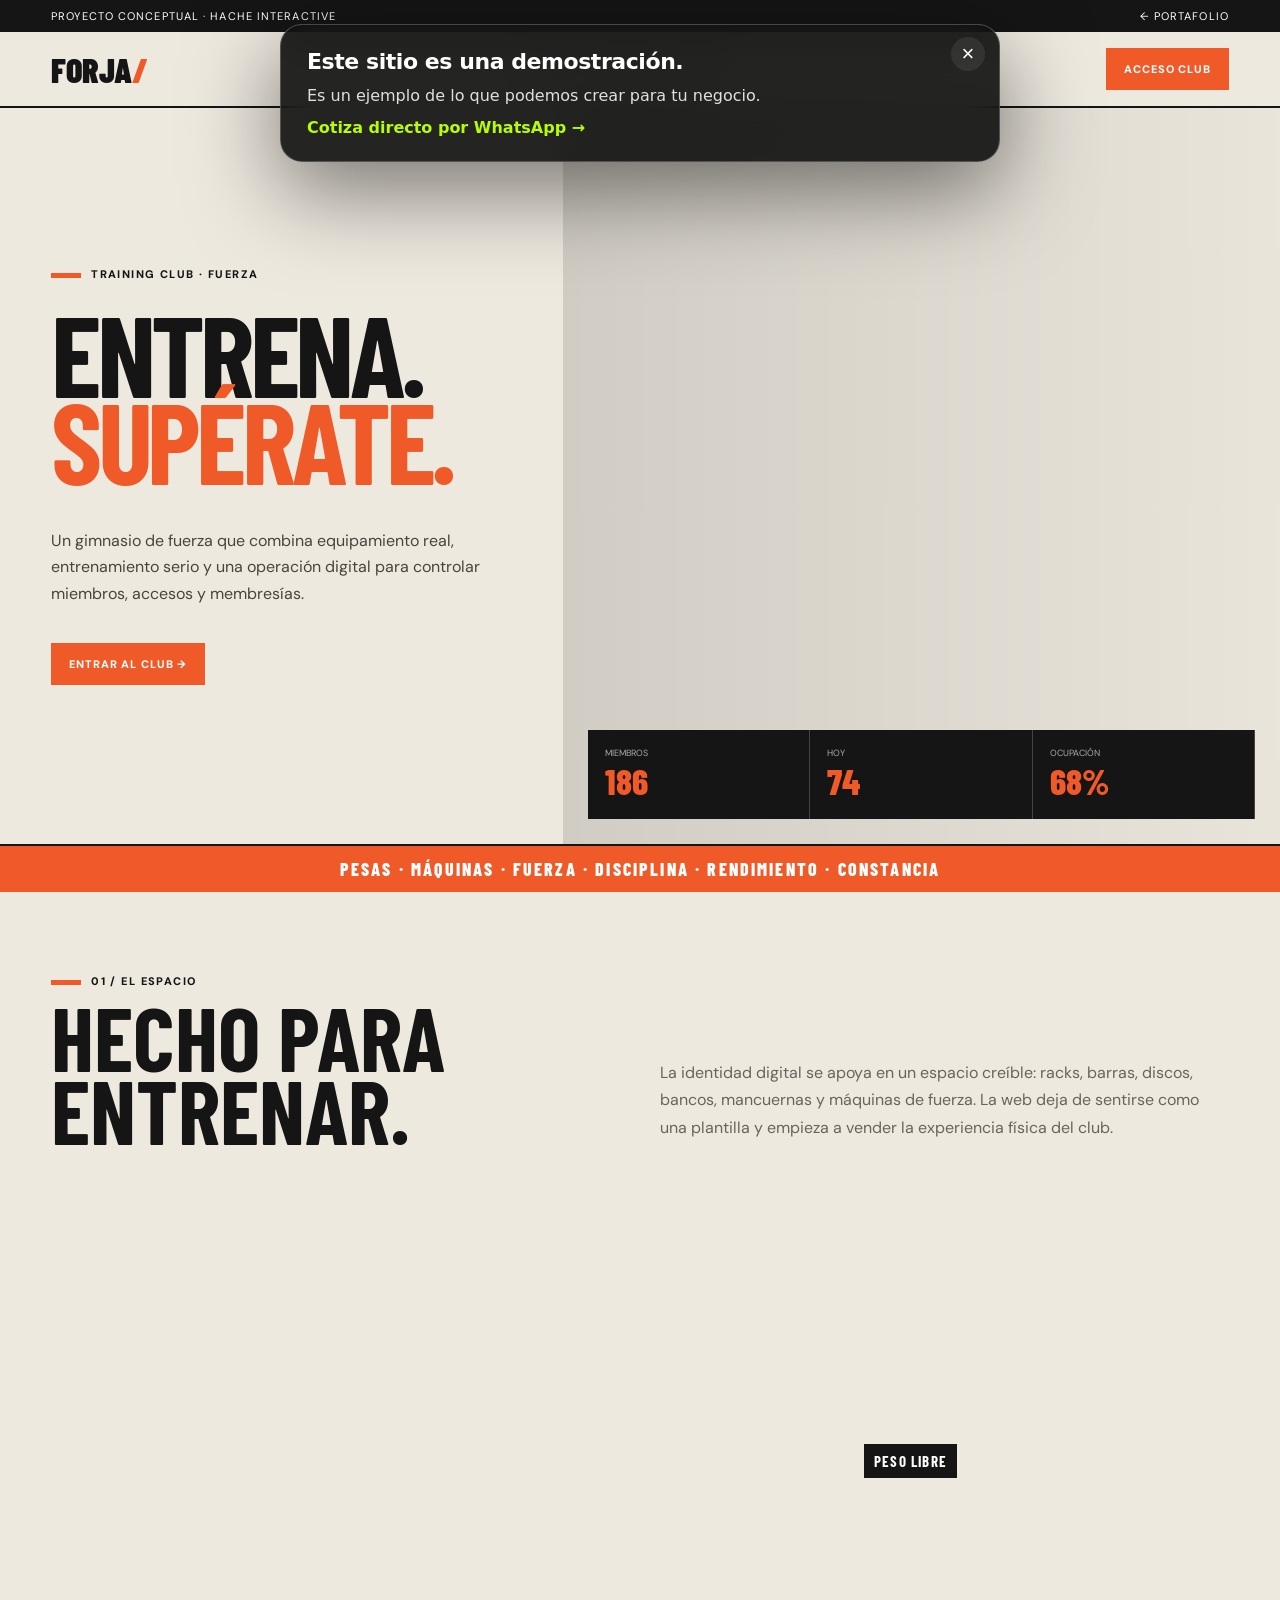
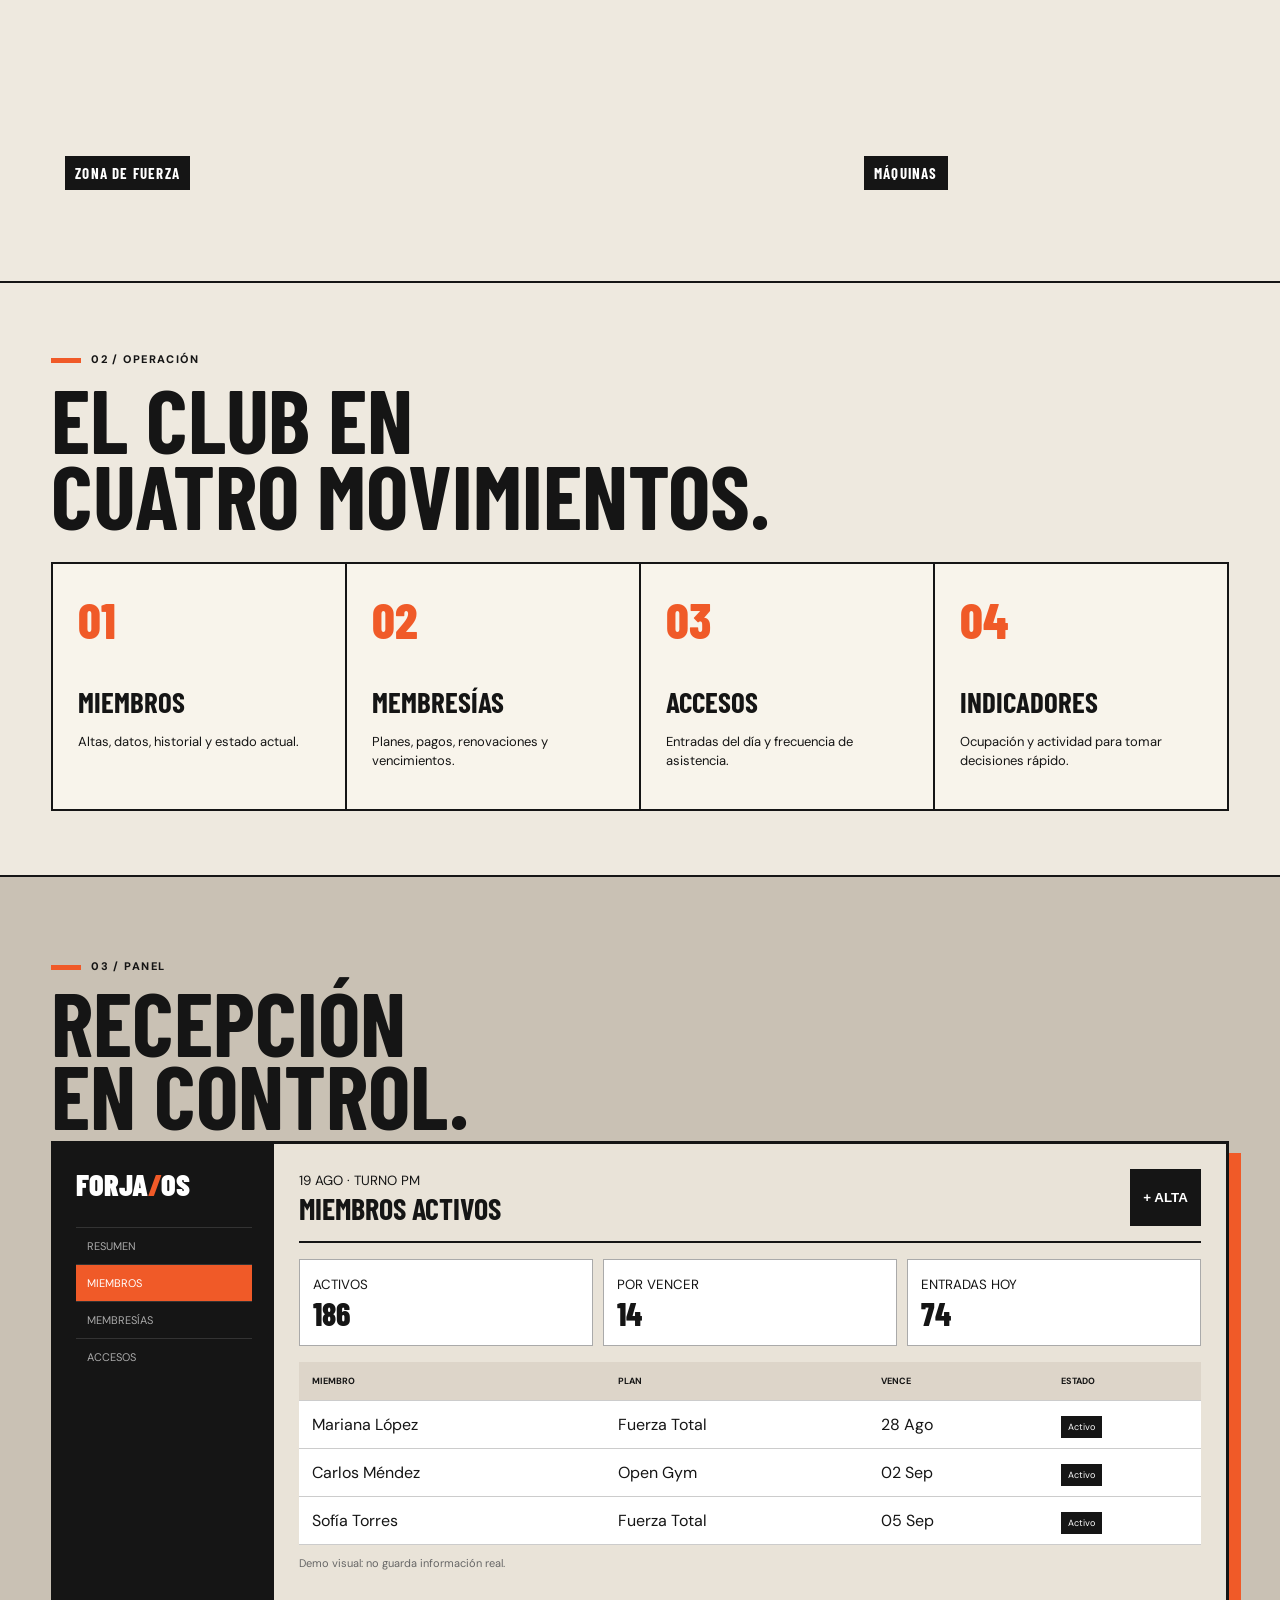
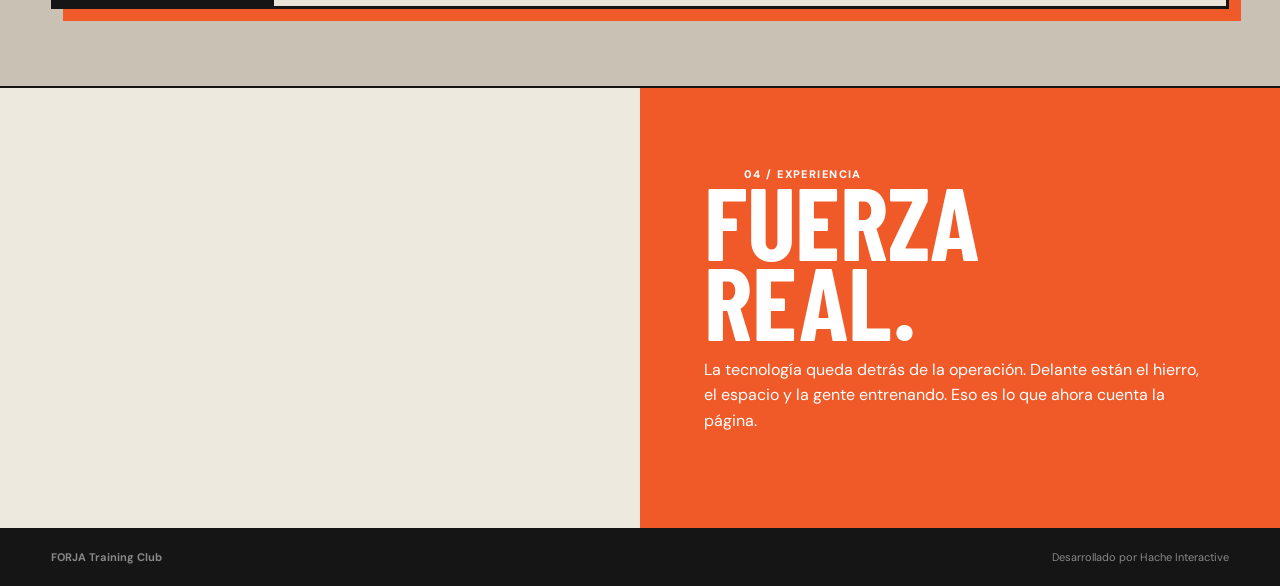
<file: demos/forja/index.html>
<!doctype html>
<html lang="es"><head><meta charset="utf-8"><meta name="viewport" content="width=device-width,initial-scale=1"><meta name="robots" content="noindex,follow"><title>FORJA Training Club</title><link rel="preconnect" href="https://fonts.googleapis.com"><link rel="preconnect" href="https://fonts.gstatic.com" crossorigin><link href="https://fonts.googleapis.com/css2?family=Barlow+Condensed:wght@500;600;700;800;900&family=DM+Sans:wght@400;500;600;700&display=swap" rel="stylesheet"><style>
:root{--paper:#eee9df;--ink:#151515;--orange:#f05a28;--cream:#f8f4eb;--muted:#68645d}*{box-sizing:border-box}html{scroll-behavior:smooth}body{margin:0;background:var(--paper);color:var(--ink);font-family:'DM Sans',sans-serif}a{color:inherit}.top{background:#151515;color:#fff;padding:9px 4vw;display:flex;justify-content:space-between;font-size:11px;letter-spacing:.1em;text-transform:uppercase}.top a{text-decoration:none}.nav{display:flex;justify-content:space-between;align-items:center;padding:16px 4vw;border-bottom:2px solid #151515;position:sticky;top:0;background:rgba(238,233,223,.95);z-index:9}.brand{font:900 34px 'Barlow Condensed';text-decoration:none}.brand i{color:var(--orange);font-style:normal}.nav nav{display:flex;gap:25px}.nav nav a{text-decoration:none;font-size:11px;font-weight:800;text-transform:uppercase}.hero{min-height:82vh;display:grid;grid-template-columns:.88fr 1.12fr;border-bottom:2px solid #151515}.copy{padding:7vw 4vw;display:flex;flex-direction:column;justify-content:center}.kick{font-size:11px;font-weight:800;letter-spacing:.13em;text-transform:uppercase}.kick:before{content:'';display:inline-block;width:30px;height:5px;background:var(--orange);margin-right:10px}h1,h2,h3{font-family:'Barlow Condensed';text-transform:uppercase}h1{font-size:clamp(74px,9vw,145px);line-height:.76;letter-spacing:-.04em;margin:28px 0}h1 em{font-style:normal;color:var(--orange)}.copy p{max-width:550px;line-height:1.65;color:#48443e}.btn{display:inline-block;width:max-content;margin-top:20px;background:var(--orange);color:#fff;text-decoration:none;padding:14px 18px;font-size:11px;font-weight:800;letter-spacing:.08em;text-transform:uppercase}.hero-photo{min-height:620px;background:linear-gradient(90deg,rgba(0,0,0,.12),rgba(0,0,0,.02)),url('https://images.pexels.com/photos/28978375/pexels-photo-28978375.jpeg?auto=compress&cs=tinysrgb&w=1600') center/cover;position:relative}.score{position:absolute;left:25px;right:25px;bottom:25px;display:grid;grid-template-columns:repeat(3,1fr);background:#151515;color:#fff}.score div{padding:17px;border-right:1px solid #444}.score small{display:block;font-size:9px;color:#aaa}.score strong{font:800 36px 'Barlow Condensed';color:var(--orange)}.strip{background:var(--orange);color:#fff;padding:12px;text-align:center;font:800 18px 'Barlow Condensed';letter-spacing:.12em}.club{padding:6vw 4vw}.club-head{display:grid;grid-template-columns:1fr 1fr;gap:40px;align-items:end;margin-bottom:35px}.club h2,.system h2{font-size:clamp(55px,7vw,100px);line-height:.82;margin:10px 0}.club-head p{line-height:1.7;color:var(--muted)}.gallery{display:grid;grid-template-columns:1.35fr .65fr;grid-template-rows:300px 300px;gap:12px}.photo{position:relative;background-size:cover;background-position:center;overflow:hidden}.photo:first-child{grid-row:1/3;background-image:url('https://hopper-gym.s3.ap-northeast-1.amazonaws.com/develop/avatar/trive1.jpg')}.photo:nth-child(2){background-image:url('https://www.sportsexpo.jp/content/dam/sitebuilder/rxjp/sports/images/jp/2025/blog/sportsexpo-blog-article02-09.jpg/_jcr_content/renditions/original.image_file.1253.835.file/sportsexpo-blog-article02-09.jpg')}.photo:nth-child(3){background-image:url('https://cloud-gym.com/personal-fitness/wp-content/uploads/2025/08/facility_051-768x512-1.jpg')}.photo span{position:absolute;bottom:14px;left:14px;background:#151515;color:#fff;padding:8px 10px;font:700 15px 'Barlow Condensed';letter-spacing:.08em}.modules{padding:5vw 4vw;border-top:2px solid #151515}.modules h2{font-size:clamp(52px,7vw,90px);line-height:.85;margin:12px 0 30px}.cards{display:grid;grid-template-columns:repeat(4,1fr);border-left:2px solid #151515;border-top:2px solid #151515}.card{padding:25px;min-height:230px;background:var(--cream);border-right:2px solid #151515;border-bottom:2px solid #151515}.card b{font:800 50px 'Barlow Condensed';color:var(--orange)}.card h3{font-size:29px;margin:35px 0 5px}.card p{font-size:13px;line-height:1.5}.system{padding:6vw 4vw;background:#c9c1b4;border-top:2px solid #151515}.terminal{display:grid;grid-template-columns:220px 1fr;border:3px solid #151515;background:#e9e3d8;box-shadow:12px 12px 0 var(--orange)}aside{background:#151515;color:#aaa;padding:22px}.os{font:900 30px 'Barlow Condensed';color:#fff;margin-bottom:25px}.os i{font-style:normal;color:var(--orange)}aside span{display:block;padding:11px;border-top:1px solid #333;font-size:11px;text-transform:uppercase}.active{background:var(--orange);color:#fff}.screen{padding:25px;overflow:auto}.screen-top{display:flex;justify-content:space-between;border-bottom:2px solid #151515;padding-bottom:15px}.screen h3{font-size:30px;margin:0}.screen button{background:#151515;color:#fff;border:0;padding:10px 13px;font-weight:700}.stats{display:grid;grid-template-columns:repeat(3,1fr);gap:10px;margin:16px 0}.stats div{background:#fff;padding:13px;border:1px solid #aaa}.stats strong{display:block;font:800 32px 'Barlow Condensed'}table{width:100%;border-collapse:collapse;background:#fff}th,td{text-align:left;padding:13px;border-bottom:1px solid #ccc;white-space:nowrap}th{font-size:9px;background:#ddd5c9}.badge{background:#151515;color:#fff;padding:5px 7px;font-size:9px}.notice{font-size:11px;color:#666}.end{display:grid;grid-template-columns:1fr 1fr;border-top:2px solid #151515}.end-photo{min-height:440px;background:url('https://cdn.shopify.com/s/files/1/0082/9967/5703/files/Best_Gyms_in_Sydney_-_Bunker_2_1024x1024.jpg?v=1637540377') center/cover}.end-copy{background:var(--orange);color:#fff;padding:5vw;display:flex;flex-direction:column;justify-content:center}.end h2{font-size:clamp(60px,8vw,110px);line-height:.78;margin:0}.end p{max-width:500px;line-height:1.6}footer{background:#151515;color:#888;padding:22px 4vw;display:flex;justify-content:space-between;font-size:11px}@media(max-width:850px){.nav nav{display:none}.hero,.club-head,.end{grid-template-columns:1fr}.hero-photo{min-height:520px}.gallery{grid-template-columns:1fr 1fr;grid-template-rows:360px 230px}.photo:first-child{grid-column:1/3;grid-row:auto}.cards{grid-template-columns:1fr 1fr}.terminal{grid-template-columns:1fr}aside{display:flex;overflow:auto;align-items:center}.os{margin:0 18px 0 0;white-space:nowrap}aside span{border:0;white-space:nowrap}}@media(max-width:520px){.copy,.club,.modules,.system,.end-copy{padding-left:20px;padding-right:20px}h1{font-size:78px}.hero-photo{min-height:460px}.score{left:12px;right:12px;bottom:12px}.score strong{font-size:28px}.gallery{display:block}.photo{height:250px;margin-bottom:10px}.photo:first-child{height:380px}.cards{grid-template-columns:1fr}.screen{padding:15px}.stats{grid-template-columns:1fr}.end-photo{min-height:360px}footer{flex-direction:column;gap:8px}}
</style></head><body><div class="top"><span>Proyecto conceptual · Hache Interactive</span><a href="../../">← Portafolio</a></div><header class="nav"><a class="brand" href="#inicio">FORJA<i>/</i></a><nav><a href="#club">El club</a><a href="#gestion">Gestión</a><a href="#sistema">Sistema</a></nav><a class="btn" style="margin:0" href="#sistema">Acceso club</a></header><main><section class="hero" id="inicio"><div class="copy"><span class="kick">Training club · fuerza</span><h1>ENTRENA.<br><em>SUPÉRATE.</em></h1><p>Un gimnasio de fuerza que combina equipamiento real, entrenamiento serio y una operación digital para controlar miembros, accesos y membresías.</p><a class="btn" href="#club">Entrar al club →</a></div><div class="hero-photo"><div class="score"><div><small>MIEMBROS</small><strong>186</strong></div><div><small>HOY</small><strong>74</strong></div><div><small>OCUPACIÓN</small><strong>68%</strong></div></div></div></section><div class="strip">PESAS · MÁQUINAS · FUERZA · DISCIPLINA · RENDIMIENTO · CONSTANCIA</div><section class="club" id="club"><div class="club-head"><div><span class="kick">01 / EL ESPACIO</span><h2>HECHO PARA<br>ENTRENAR.</h2></div><p>La identidad digital se apoya en un espacio creíble: racks, barras, discos, bancos, mancuernas y máquinas de fuerza. La web deja de sentirse como una plantilla y empieza a vender la experiencia física del club.</p></div><div class="gallery"><div class="photo"><span>ZONA DE FUERZA</span></div><div class="photo"><span>PESO LIBRE</span></div><div class="photo"><span>MÁQUINAS</span></div></div></section><section class="modules" id="gestion"><span class="kick">02 / OPERACIÓN</span><h2>EL CLUB EN<br>CUATRO MOVIMIENTOS.</h2><div class="cards"><article class="card"><b>01</b><h3>Miembros</h3><p>Altas, datos, historial y estado actual.</p></article><article class="card"><b>02</b><h3>Membresías</h3><p>Planes, pagos, renovaciones y vencimientos.</p></article><article class="card"><b>03</b><h3>Accesos</h3><p>Entradas del día y frecuencia de asistencia.</p></article><article class="card"><b>04</b><h3>Indicadores</h3><p>Ocupación y actividad para tomar decisiones rápido.</p></article></div></section><section class="system" id="sistema"><span class="kick">03 / PANEL</span><h2>RECEPCIÓN<br>EN CONTROL.</h2><div class="terminal"><aside><div class="os">FORJA<i>/</i>OS</div><span>Resumen</span><span class="active">Miembros</span><span>Membresías</span><span>Accesos</span></aside><div class="screen"><div class="screen-top"><div><small>19 AGO · TURNO PM</small><h3>MIEMBROS ACTIVOS</h3></div><button id="add">+ ALTA</button></div><div class="stats"><div><small>ACTIVOS</small><strong>186</strong></div><div><small>POR VENCER</small><strong>14</strong></div><div><small>ENTRADAS HOY</small><strong>74</strong></div></div><table><thead><tr><th>MIEMBRO</th><th>PLAN</th><th>VENCE</th><th>ESTADO</th></tr></thead><tbody id="rows"><tr><td>Mariana López</td><td>Fuerza Total</td><td>28 Ago</td><td><span class="badge">Activo</span></td></tr><tr><td>Carlos Méndez</td><td>Open Gym</td><td>02 Sep</td><td><span class="badge">Activo</span></td></tr><tr><td>Sofía Torres</td><td>Fuerza Total</td><td>05 Sep</td><td><span class="badge">Activo</span></td></tr></tbody></table><p class="notice" id="notice">Demo visual: no guarda información real.</p></div></div></section><section class="end"><div class="end-photo"></div><div class="end-copy"><span class="kick">04 / EXPERIENCIA</span><h2>FUERZA<br>REAL.</h2><p>La tecnología queda detrás de la operación. Delante están el hierro, el espacio y la gente entrenando. Eso es lo que ahora cuenta la página.</p></div></section></main><footer><b>FORJA Training Club</b><span>Desarrollado por Hache Interactive</span></footer><script>let n=0;document.getElementById('add').onclick=()=>{n++;document.getElementById('rows').insertAdjacentHTML('beforeend',`<tr><td>Miembro Demo ${n}</td><td>Open Gym</td><td>17 Sep</td><td><span class="badge">Activo</span></td></tr>`);document.getElementById('notice').textContent='✓ Alta simulada añadida. No se guardaron datos.'}</script><script src="../demo-notice.js"></script></body></html>
</file>
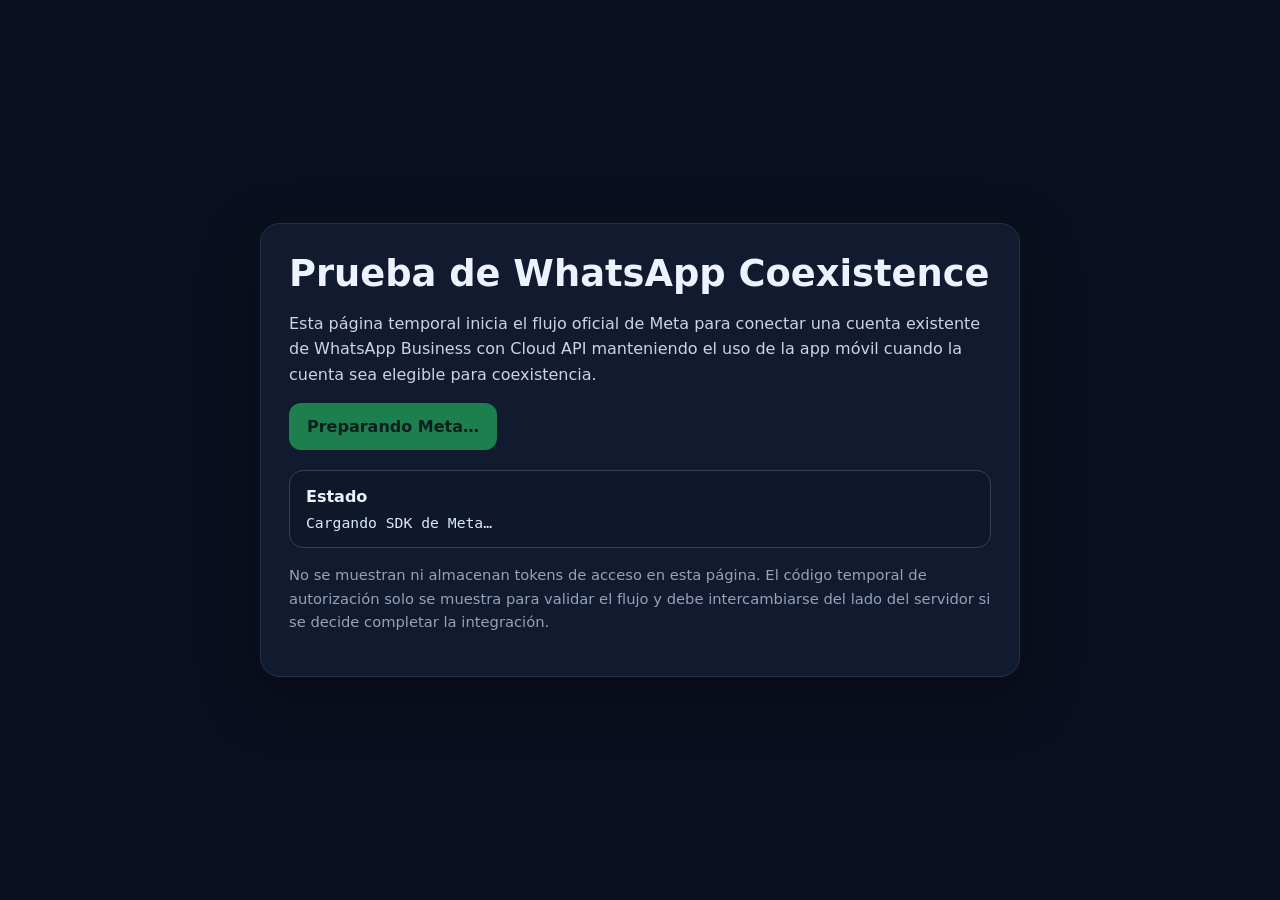
<file: whatsapp-coexistence.html>
<!doctype html>
<html lang="es">
<head>
  <meta charset="utf-8">
  <meta name="viewport" content="width=device-width, initial-scale=1">
  <meta name="robots" content="noindex,nofollow,noarchive">
  <title>WhatsApp Coexistence · Hache Interactive</title>
  <style>
    :root {
      color-scheme: light dark;
      font-family: Inter, ui-sans-serif, system-ui, -apple-system, BlinkMacSystemFont, "Segoe UI", sans-serif;
    }
    * { box-sizing: border-box; }
    body {
      margin: 0;
      min-height: 100vh;
      display: grid;
      place-items: center;
      padding: 24px;
      background: #0b1020;
      color: #eef2ff;
    }
    main {
      width: min(760px, 100%);
      background: #121a2f;
      border: 1px solid #26314f;
      border-radius: 20px;
      padding: 28px;
      box-shadow: 0 20px 60px rgba(0,0,0,.35);
    }
    h1 { margin: 0 0 12px; font-size: clamp(1.6rem, 4vw, 2.3rem); }
    p { line-height: 1.6; color: #cbd5e1; }
    button {
      border: 0;
      border-radius: 12px;
      padding: 14px 18px;
      font: inherit;
      font-weight: 700;
      cursor: pointer;
      background: #25d366;
      color: #06230f;
    }
    button:disabled { opacity: .55; cursor: wait; }
    .status {
      margin-top: 20px;
      padding: 16px;
      border: 1px solid #334155;
      border-radius: 14px;
      background: #0f172a;
    }
    .status strong { display: block; margin-bottom: 8px; }
    pre {
      white-space: pre-wrap;
      word-break: break-word;
      margin: 0;
      color: #dbeafe;
      font-size: .92rem;
    }
    .note { font-size: .92rem; color: #94a3b8; }
  </style>
</head>
<body>
  <main>
    <h1>Prueba de WhatsApp Coexistence</h1>
    <p>Esta página temporal inicia el flujo oficial de Meta para conectar una cuenta existente de WhatsApp Business con Cloud API manteniendo el uso de la app móvil cuando la cuenta sea elegible para coexistencia.</p>

    <button id="startButton" type="button" disabled>Preparando Meta…</button>

    <div class="status" aria-live="polite">
      <strong>Estado</strong>
      <pre id="statusOutput">Cargando SDK de Meta…</pre>
    </div>

    <p class="note">No se muestran ni almacenan tokens de acceso en esta página. El código temporal de autorización solo se muestra para validar el flujo y debe intercambiarse del lado del servidor si se decide completar la integración.</p>
  </main>

  <script>
    const META_APP_ID = '2349082375628501';
    const META_CONFIG_ID = '2592569187880923';
    const META_GRAPH_VERSION = 'v23.0';

    const startButton = document.getElementById('startButton');
    const statusOutput = document.getElementById('statusOutput');

    function showStatus(label, data) {
      const safeData = data && typeof data === 'object' ? data : { detail: data ?? '' };
      statusOutput.textContent = label + '\n\n' + JSON.stringify(safeData, null, 2);
    }

    window.fbAsyncInit = function () {
      FB.init({
        appId: META_APP_ID,
        cookie: true,
        xfbml: false,
        version: META_GRAPH_VERSION
      });

      startButton.disabled = false;
      startButton.textContent = 'Iniciar conexión con WhatsApp';
      showStatus('SDK de Meta listo', {
        app_id: META_APP_ID,
        config_id: META_CONFIG_ID,
        feature_type: 'whatsapp_business_app_onboarding'
      });
    };

    function launchWhatsAppSignup() {
      startButton.disabled = true;
      startButton.textContent = 'Abriendo Meta…';

      FB.login(function (response) {
        startButton.disabled = false;
        startButton.textContent = 'Iniciar conexión con WhatsApp';

        if (response && response.authResponse && response.authResponse.code) {
          showStatus('Meta devolvió un código temporal de autorización', {
            event: 'AUTH_CODE_RECEIVED',
            code: response.authResponse.code
          });
          return;
        }

        showStatus('El inicio de sesión no se completó', {
          event: 'LOGIN_NOT_COMPLETED',
          status: response ? response.status : 'unknown'
        });
      }, {
        config_id: META_CONFIG_ID,
        response_type: 'code',
        override_default_response_type: true,
        extras: {
          setup: {},
          featureType: 'whatsapp_business_app_onboarding',
          sessionInfoVersion: '3'
        }
      });
    }

    startButton.addEventListener('click', launchWhatsAppSignup);

    window.addEventListener('message', function (event) {
      if (event.origin !== 'https://www.facebook.com' && event.origin !== 'https://web.facebook.com') {
        return;
      }

      let payload = event.data;
      if (typeof payload === 'string') {
        try {
          payload = JSON.parse(payload);
        } catch (_) {
          return;
        }
      }

      if (!payload || payload.type !== 'WA_EMBEDDED_SIGNUP') {
        return;
      }

      if (payload.event === 'FINISH') {
        showStatus('Embedded Signup finalizado', {
          event: payload.event,
          waba_id: payload.data && payload.data.waba_id ? payload.data.waba_id : null,
          phone_number_id: payload.data && payload.data.phone_number_id ? payload.data.phone_number_id : null,
          business_id: payload.data && payload.data.business_id ? payload.data.business_id : null
        });
        return;
      }

      if (payload.event === 'CANCEL') {
        showStatus('Embedded Signup cancelado', {
          event: payload.event,
          current_step: payload.data && payload.data.current_step ? payload.data.current_step : null
        });
        return;
      }

      if (payload.event === 'ERROR') {
        showStatus('Meta reportó un error en Embedded Signup', {
          event: payload.event,
          error_message: payload.data && payload.data.error_message ? payload.data.error_message : 'Sin detalle'
        });
        return;
      }

      showStatus('Evento recibido desde Embedded Signup', payload);
    });
  </script>

  <script async defer crossorigin="anonymous" src="https://connect.facebook.net/es_LA/sdk.js"></script>
</body>
</html>
</file>
<file: css/main.css>
:root{--lime:#b7ff00;--bg:#050605;--surface:#0b0d0c;--surface2:#111412;--text:#f4f5f3;--muted:#a5aaa6;--line:#20241f;--radius:16px}*{box-sizing:border-box}html{scroll-behavior:smooth}body{margin:0;background:radial-gradient(circle at 75% 10%,rgba(183,255,0,.06),transparent 25%),var(--bg);color:var(--text);font-family:Inter,system-ui,sans-serif}.site-header{position:sticky;top:0;z-index:20;display:grid;grid-template-columns:auto 1fr auto;align-items:center;gap:24px;padding:22px 5vw;border-bottom:1px solid rgba(255,255,255,.05);background:rgba(5,6,5,.82);backdrop-filter:blur(18px)}.brand{display:flex;align-items:center;gap:12px;color:white;text-decoration:none}.brand-mark{position:relative;width:46px;height:38px;display:inline-block}.brand-mark b,.giant-h:before,.giant-h:after{position:absolute;content:"";background:var(--lime);border-radius:7px}.brand-mark b{left:20px;top:4px;width:10px;height:30px;box-shadow:16px 0 0 var(--lime)}.brand-mark:after{content:"";position:absolute;left:20px;top:15px;width:26px;height:9px;background:var(--lime);border-radius:5px}.brand-mark i{position:absolute;height:4px;background:var(--lime);border-radius:3px;left:0}.brand-mark i:nth-child(1){top:7px;width:15px}.brand-mark i:nth-child(2){top:13px;width:18px}.brand-mark i:nth-child(3){top:19px;width:12px}.brand-mark i:nth-child(4){top:25px;width:18px}.brand-mark i:nth-child(5){top:31px;width:14px}.brand-text{display:flex;flex-direction:column;line-height:1}.brand-text strong{letter-spacing:.22em;font-size:18px}.brand-text small{color:var(--lime);letter-spacing:.34em;font-size:7px;margin-top:5px}.nav{display:flex;justify-content:center;gap:28px}.nav a,footer a{color:#d9ddd9;text-decoration:none;font-size:14px}.nav a:hover,.nav a.active{color:var(--lime)}.btn{display:inline-flex;align-items:center;justify-content:center;gap:20px;padding:14px 22px;border-radius:10px;text-decoration:none;text-transform:uppercase;font-size:12px;font-weight:800;letter-spacing:.04em;transition:.25s}.btn-primary{background:var(--lime);color:#050605}.btn-primary:hover{transform:translateY(-2px);box-shadow:0 10px 35px rgba(183,255,0,.18)}.btn-outline{border:1px solid var(--lime);color:#fff}.menu-toggle{display:none;background:none;border:0;color:white;font-size:24px}.hero{min-height:690px;display:grid;grid-template-columns:1fr 1.15fr;align-items:center;gap:50px;padding:90px 5vw 70px;border-bottom:1px solid var(--line)}.eyebrow{display:block;color:var(--lime);font-size:11px;font-weight:800;margin-bottom:20px;letter-spacing:.08em}.hero h1,.section h2,.cta h2,.product-showcase h2,.projects-intro h2{margin:0;font-size:clamp(3rem,5.7vw,6.6rem);line-height:.94;letter-spacing:-.055em;font-weight:800}.hero h1 em,.section h2 em,.cta h2 em,.product-showcase h2 em,.projects-intro h2 em{font-style:normal;color:var(--lime)}.hero h1 span{color:var(--lime)}.hero-copy p,.section-copy,.projects-intro p{max-width:620px;color:var(--muted);font-size:17px;line-height:1.7;margin:28px 0}.hero-actions{display:flex;gap:14px;flex-wrap:wrap}.hero-art{position:relative;min-height:470px;display:grid;place-items:center;overflow:hidden}.hero-showcase{overflow:visible}.showcase-frame{position:absolute;width:58%;aspect-ratio:1.2/1;border:1px solid #293128;border-radius:18px;background:#101310;box-shadow:0 30px 80px rgba(0,0,0,.45);padding:22px;display:flex;flex-direction:column;justify-content:flex-end;transition:.35s;overflow:hidden}.showcase-frame:before{content:"";position:absolute;inset:0;opacity:.5}.showcase-frame span,.showcase-frame b{position:relative;z-index:2}.showcase-frame span{font-size:10px;color:var(--lime);font-weight:800;letter-spacing:.12em}.showcase-frame b{font-size:18px;margin-top:6px}.frame-a{left:6%;top:17%;transform:rotate(-8deg);background:linear-gradient(145deg,#2a1710,#0b0c0b)}.frame-b{right:5%;top:7%;transform:rotate(8deg);background:linear-gradient(145deg,#d9d4cb,#7c7b77);color:#111}.frame-b span{color:#9c1111}.frame-c{right:20%;bottom:3%;transform:rotate(-2deg);background:linear-gradient(145deg,#0b0e0c,#1a2216)}.showcase-frame:hover{transform:translateY(-8px) rotate(0)}.showcase-orbit{position:absolute;width:420px;height:420px;border:1px solid rgba(183,255,0,.12);border-radius:50%;box-shadow:0 0 0 60px rgba(183,255,0,.02),0 0 0 120px rgba(183,255,0,.01)}.giant-h{position:relative;width:280px;height:300px;filter:drop-shadow(0 0 28px rgba(183,255,0,.2))}.giant-h:before{left:55px;top:30px;width:55px;height:240px;box-shadow:130px 0 0 var(--lime)}.giant-h:after{left:75px;top:130px;width:165px;height:55px}.giant-h span:before{content:"";position:absolute;left:0;top:52px;width:92px;height:14px;background:var(--lime);border-radius:8px;box-shadow:0 40px 0 var(--lime),0 80px 0 var(--lime),0 120px 0 var(--lime),0 160px 0 var(--lime);opacity:.9}.speed-lines{position:absolute;inset:0;background:repeating-linear-gradient(180deg,transparent 0 38px,rgba(183,255,0,.08) 39px 40px);mask-image:linear-gradient(90deg,transparent,#000 15%,#000 80%,transparent)}.trust-strip{padding:24px 5vw 30px;border-bottom:1px solid var(--line);color:#747a75}.trust-strip>span{text-transform:uppercase;font-size:10px}.logos{display:flex;justify-content:flex-end;gap:70px;flex-wrap:wrap;margin-top:2px}.logos b{font-size:14px;color:#747a75}.section{display:grid;grid-template-columns:280px 1fr;gap:50px;padding:90px 5vw;border-bottom:1px solid var(--line)}.section h2{font-size:clamp(2rem,3.5vw,4rem)}.section-copy{font-size:13px;margin-top:24px;max-width:250px}.service-grid{display:grid;grid-template-columns:repeat(4,1fr);gap:14px}.card{min-height:260px;padding:26px;background:linear-gradient(145deg,#111411,#0b0d0c);border:1px solid var(--line);border-radius:var(--radius);display:flex;flex-direction:column}.card .icon{color:var(--lime);font-size:42px;height:60px}.card h3{text-transform:uppercase;font-size:15px;margin:18px 0 8px}.card p{color:var(--muted);line-height:1.6;font-size:13px}.card a{margin-top:auto;color:var(--lime);text-decoration:none;font-size:24px}.projects-immersive{padding:100px 5vw;border-bottom:1px solid var(--line)}.projects-intro{max-width:980px;margin-bottom:55px}.projects-intro h2{font-size:clamp(2.8rem,5vw,5.8rem)}.project-feature{position:relative;min-height:68vh;margin:18px 0;border:1px solid #252a25;border-radius:24px;overflow:hidden;isolation:isolate;background:#0a0c0a}.project-bg{position:absolute;inset:0;background-size:cover;background-position:center;transition:transform .8s cubic-bezier(.2,.7,.2,1);z-index:-2}.project-feature:after{content:"";position:absolute;inset:0;background:linear-gradient(180deg,transparent 55%,rgba(0,0,0,.32));z-index:-1}.project-feature:hover .project-bg{transform:scale(1.035)}.feature-copy{position:absolute;left:5%;bottom:9%;max-width:650px}.feature-copy>span{font-size:10px;color:var(--lime);font-weight:800;letter-spacing:.16em}.feature-copy h3{font-size:clamp(3rem,7vw,7rem);line-height:.88;letter-spacing:-.06em;margin:12px 0 20px}.feature-copy p{max-width:520px;color:#d1d5d0;line-height:1.65;font-size:15px}.feature-copy a{display:inline-block;margin-top:10px;color:white;text-decoration:none;border-bottom:1px solid var(--lime);padding-bottom:5px;font-size:12px;font-weight:800;text-transform:uppercase;letter-spacing:.06em}.norte .feature-copy>span{color:#ff6153}.norte .feature-copy a{border-color:#ff6153}.brava .feature-copy>span{color:#f4a074}.brava .feature-copy a{border-color:#f4a074}.forja .feature-copy>span{color:var(--lime)}.product-showcase{margin:80px 5vw;padding:60px;display:grid;grid-template-columns:.9fr 1.1fr;gap:70px;align-items:center;border:1px solid var(--line);border-radius:22px;background:radial-gradient(circle at 80% 20%,rgba(183,255,0,.08),transparent 30%),linear-gradient(135deg,#101310,#090b09)}.product-showcase h2{font-size:clamp(3rem,5vw,5.5rem)}.product-copy p{max-width:640px;color:var(--muted);line-height:1.7}.product-tags{display:flex;gap:9px;flex-wrap:wrap;margin:22px 0 30px}.product-tags span{padding:8px 10px;border:1px solid #2d332b;border-radius:999px;color:#d8ddd6;font-size:10px;text-transform:uppercase}.product-ui{padding:24px;border:1px solid #293027;border-radius:18px;background:#070907;box-shadow:0 30px 80px rgba(0,0,0,.35)}.ui-top{display:flex;justify-content:space-between;align-items:center;padding-bottom:18px;border-bottom:1px solid var(--line);font-size:11px;font-weight:800;letter-spacing:.08em}.ui-top b{color:var(--lime)}.ui-stats{display:grid;grid-template-columns:repeat(3,1fr);gap:12px;margin:18px 0}.ui-stats div{padding:18px;border:1px solid var(--line);border-radius:12px;background:#0d100d}.ui-stats small{display:block;color:var(--muted);font-size:8px}.ui-stats strong{display:block;font-size:28px;color:var(--lime);margin-top:7px}.ui-panel{height:220px;border:1px solid var(--line);border-radius:14px;padding:20px;display:flex;align-items:flex-end;gap:12px;background:linear-gradient(180deg,#0c0f0c,#090b09)}.ui-panel span{flex:1;background:linear-gradient(180deg,var(--lime),#507000);border-radius:6px 6px 2px 2px;min-height:35px}.ui-panel span:nth-child(1){height:34%}.ui-panel span:nth-child(2){height:62%}.ui-panel span:nth-child(3){height:48%}.ui-panel span:nth-child(4){height:80%}.ui-panel span:nth-child(5){height:68%}.steps{display:grid;grid-template-columns:repeat(4,1fr);gap:20px}.step{padding:12px 8px}.step b{display:grid;place-items:center;width:28px;height:28px;border:1px solid var(--lime);border-radius:50%;color:var(--lime);font-size:11px}.step h3{text-transform:uppercase;font-size:14px;margin-top:22px}.step p{color:var(--muted);font-size:13px;line-height:1.6}.cta{margin:0 5vw 70px;padding:40px;border:1px solid var(--line);border-radius:var(--radius);background:linear-gradient(100deg,#111411,#0b0d0c);display:grid;grid-template-columns:1.2fr 1fr auto;gap:30px;align-items:center}.cta h2{font-size:clamp(2rem,3vw,3.8rem)}.cta p{color:var(--muted);line-height:1.6}footer{display:grid;grid-template-columns:2fr repeat(3,1fr);gap:40px;padding:55px 5vw 30px;border-top:1px solid var(--line);color:var(--muted);font-size:12px}.footer-brand p{max-width:300px;line-height:1.7}.compact{margin-bottom:18px}footer h4{text-transform:uppercase;color:white;font-size:11px}footer>div:not(.footer-brand):not(.copyright){display:flex;flex-direction:column;gap:10px}.copyright{grid-column:1/-1;border-top:1px solid var(--line);padding-top:20px;text-align:right}.reveal{opacity:0;transform:translateY(18px);transition:.65s ease}.reveal.visible{opacity:1;transform:none}@media(max-width:1180px){.nav{gap:18px}.nav a{font-size:12px}}@media(max-width:1050px){.nav,.header-cta{display:none}.menu-toggle{display:block;justify-self:end}.site-header{grid-template-columns:1fr auto}.hero,.section,.product-showcase{grid-template-columns:1fr}.hero-art{min-height:360px}.service-grid,.steps{grid-template-columns:repeat(2,1fr)}.cta{grid-template-columns:1fr}.logos{justify-content:flex-start;gap:26px}footer{grid-template-columns:repeat(2,1fr)}.product-showcase{padding:45px}.project-feature{min-height:58vh}}@media(max-width:650px){.site-header{padding:16px 20px}.hero,.section{padding:65px 20px}.hero{min-height:auto}.hero h1{font-size:clamp(2.7rem,14vw,4.5rem)}.hero-art{min-height:320px}.showcase-frame{width:72%}.frame-a{left:0}.frame-b{right:0}.frame-c{right:12%;bottom:0}.service-grid,.steps{grid-template-columns:1fr}.projects-immersive{padding:65px 20px}.project-feature{min-height:68vh;border-radius:18px}.feature-copy{left:22px;right:22px;bottom:28px}.feature-copy h3{font-size:clamp(3rem,14vw,5rem)}.product-showcase{margin:50px 20px;padding:28px 22px}.ui-stats{grid-template-columns:1fr}.cta{margin:0 20px 50px;padding:28px 22px}footer{grid-template-columns:1fr;padding:40px 20px}.copyright{text-align:left}}
</file>
<file: css/showcase-polish.css>
/* Refinamiento visual del showcase principal: previews fotográficas reales y carrusel móvil contenido. */
html,body{max-width:100%;overflow-x:hidden}
.demo-preview-head{display:flex;align-items:flex-end;justify-content:space-between;gap:24px;margin:36px 0 2px;padding-top:22px;border-top:1px solid rgba(183,255,0,.16)}.demo-preview-head>div{display:flex;flex-direction:column;gap:7px}.demo-preview-head .eyebrow{font-size:11px}.demo-preview-head strong{font-size:clamp(16px,1.45vw,21px);line-height:1.25;max-width:500px;color:#fff}.demo-preview-head small{font-size:12px;font-weight:700;color:#b7ff00;white-space:nowrap}
/* Desktop: portada limpia. El carrusel de demos se reserva para móvil/tablet y el hero recupera una sola columna. */
@media(min-width:1051px){.hero.hero-updated{grid-template-columns:1fr;min-height:690px;align-items:center}.hero-updated .hero-copy{max-width:920px}.hero-updated .demo-preview-head,.hero-updated .hero-showcase{display:none!important}}
.hero-showcase{display:grid;grid-template-columns:repeat(3,minmax(0,1fr));gap:16px;align-items:stretch;min-height:0;padding:16px 0 8px;overflow:visible}.showcase-frame{position:relative;inset:auto!important;width:auto;aspect-ratio:4/5;transform:none!important;border-radius:22px;padding:24px;justify-content:flex-end;box-shadow:0 24px 70px rgba(0,0,0,.38);transition:transform .28s ease,border-color .28s ease,box-shadow .28s ease;background-size:cover!important;background-position:center!important;overflow:hidden;text-decoration:none;color:inherit;cursor:pointer}.showcase-frame:after{content:"";position:absolute;inset:0;background:linear-gradient(180deg,rgba(5,6,5,.04) 22%,rgba(5,6,5,.24) 55%,rgba(5,6,5,.92) 100%);z-index:0}.showcase-frame span,.showcase-frame b{position:relative;z-index:2;text-shadow:0 2px 18px rgba(0,0,0,.58)}.showcase-frame:hover{transform:translateY(-8px)!important;border-color:rgba(183,255,0,.28);box-shadow:0 32px 80px rgba(0,0,0,.46)}.showcase-frame span{font-size:10px;letter-spacing:.14em}.showcase-frame b{font-size:clamp(1rem,1.8vw,1.45rem);line-height:1.08;max-width:12ch}.frame-a{background-image:linear-gradient(180deg,rgba(0,0,0,.02),rgba(0,0,0,.34)),url('https://images.unsplash.com/photo-1560066984-138dadb4c035?auto=format&fit=crop&w=1200&q=88')!important;background-position:center 48%!important}.frame-a span{color:var(--lime)!important}.frame-b{background-image:linear-gradient(180deg,rgba(0,0,0,.02),rgba(45,12,25,.46)),url('https://images.unsplash.com/photo-1632345031435-8727f6897d53?auto=format&fit=crop&w=1200&q=88')!important;color:#fff!important;background-position:center!important}.frame-b span{color:#ff9ab7!important}.frame-c{background-image:linear-gradient(180deg,rgba(7,8,7,.06),rgba(7,8,7,.82)),url('https://images.unsplash.com/photo-1503951914875-452162b0f3f1?auto=format&fit=crop&w=1200&q=88')!important;background-position:center 42%!important}.frame-c:before{content:"";position:absolute;inset:0;background:linear-gradient(135deg,rgba(183,255,0,.06),transparent 42%);z-index:1;pointer-events:none}.frame-c span{color:var(--lime)!important}.frame-c b:after{display:none!important}
/* Segunda lectura visual de los mismos 7 demos: el carrusel y el portafolio nunca repiten foto. */
.projects-immersive .project-feature:nth-of-type(2) .project-bg{background-image:linear-gradient(90deg,rgba(19,14,11,.82),rgba(19,14,11,.12)),url('https://images.unsplash.com/photo-1516734212186-a967f81ad0d7?auto=format&fit=crop&w=1800&q=88')!important;background-position:center 44%!important}
.projects-immersive .project-feature:nth-of-type(3) .project-bg{background-image:linear-gradient(90deg,rgba(28,17,14,.82),rgba(28,17,14,.08)),url('https://images.unsplash.com/photo-1521590832167-7bcbfaa6381f?auto=format&fit=crop&w=1800&q=88')!important;background-position:center 48%!important}
.projects-immersive .project-feature:nth-of-type(4) .project-bg{background-image:linear-gradient(90deg,rgba(74,27,42,.82),rgba(74,27,42,.08)),url('https://images.unsplash.com/photo-1604654894610-df63bc536371?auto=format&fit=crop&w=1800&q=88')!important;background-position:center 52%!important}
.projects-immersive .project-feature:nth-of-type(5) .project-bg{background-image:linear-gradient(90deg,rgba(10,9,7,.90),rgba(10,9,7,.12)),url('https://images.unsplash.com/photo-1621605815971-fbc98d665033?auto=format&fit=crop&w=1800&q=88')!important;background-position:center 42%!important}
.projects-immersive .project-feature:nth-of-type(6) .project-bg{background-image:linear-gradient(90deg,rgba(8,8,8,.78),rgba(8,8,8,.08)),url('https://images.unsplash.com/photo-1483985988355-763728e1935b?auto=format&fit=crop&w=1800&q=88')!important;background-position:center 40%!important}
.projects-immersive .project-feature:nth-of-type(7) .project-bg{background-image:linear-gradient(90deg,rgba(18,9,6,.86),rgba(18,9,6,.12)),url('https://images.unsplash.com/photo-1414235077428-338989a2e8c0?auto=format&fit=crop&w=1800&q=88')!important;background-position:center 50%!important}
.projects-immersive .project-feature:nth-of-type(8) .project-bg{background-image:linear-gradient(90deg,rgba(6,8,7,.90),rgba(6,8,7,.28)),url('https://images.unsplash.com/photo-1581009146145-b5ef050c2e1e?auto=format&fit=crop&w=1800&q=88')!important;background-position:center 46%!important;background-size:cover!important}
.showcase-orbit{z-index:-1;inset:50% auto auto 50%;transform:translate(-50%,-50%);width:min(44vw,520px);height:min(44vw,520px);opacity:.35}.trust-strip{padding:24px 5vw 28px;background:linear-gradient(180deg,rgba(183,255,0,.025),transparent)}.trust-strip>span{display:block;color:var(--lime);font-weight:800;letter-spacing:.12em;margin-bottom:14px}.logos{justify-content:flex-start;gap:12px 28px;margin:0}.logos b{color:#d7ddd6;font-size:12px;letter-spacing:.035em;position:relative;padding-right:22px}.logos b:not(:last-child):after{content:'↗';position:absolute;right:0;color:var(--lime);opacity:.5}
/* Proyectos publicados: evidencia comercial separada del portafolio conceptual. */
.live-projects{padding:clamp(72px,9vw,130px) 5vw;background:radial-gradient(circle at 80% 10%,rgba(183,255,0,.07),transparent 34%),#090b0a;border-top:1px solid rgba(255,255,255,.05);border-bottom:1px solid rgba(255,255,255,.05)}.live-projects-head{max-width:850px;margin-bottom:42px}.live-projects-head h2{font-size:clamp(40px,6.5vw,86px);line-height:.94;letter-spacing:-.055em;margin:12px 0 20px}.live-projects-head h2 em{color:var(--lime);font-style:normal}.live-projects-head p{max-width:720px;color:#aeb5ae;font-size:clamp(16px,1.35vw,20px);line-height:1.6}.live-projects-grid{display:grid;grid-template-columns:repeat(2,minmax(0,1fr));gap:22px}.live-card{position:relative;min-height:520px;border-radius:28px;overflow:hidden;padding:28px;display:flex;flex-direction:column;justify-content:space-between;background-size:cover;background-position:center;border:1px solid rgba(255,255,255,.08);box-shadow:0 28px 80px rgba(0,0,0,.34)}.live-card:before{content:"";position:absolute;inset:0;background:linear-gradient(180deg,rgba(6,8,7,.18) 10%,rgba(6,8,7,.32) 48%,rgba(6,8,7,.96) 100%)}.live-card>*{position:relative;z-index:1}.live-spa{background-image:url('https://images.unsplash.com/photo-1544161515-4ab6ce6db874?auto=format&fit=crop&w=1500&q=86')}.live-yemaya{background-image:url('https://images.unsplash.com/photo-1414235077428-338989a2e8c0?auto=format&fit=crop&w=1500&q=86')}.live-status{align-self:flex-start;display:inline-flex;align-items:center;gap:8px;padding:9px 12px;border-radius:999px;background:rgba(7,10,8,.78);backdrop-filter:blur(12px);font-size:10px;font-weight:800;letter-spacing:.12em;color:#fff;border:1px solid rgba(255,255,255,.12)}.live-status i{width:8px;height:8px;border-radius:50%;background:var(--lime);box-shadow:0 0 18px rgba(183,255,0,.8)}.live-status-pending i{background:#d8ded8;box-shadow:none}.live-card-copy>span:first-child{display:block;color:var(--lime);font-size:11px;font-weight:800;letter-spacing:.13em;margin-bottom:10px}.live-card-copy h3{font-size:clamp(34px,4vw,58px);line-height:1;margin:0 0 14px;letter-spacing:-.04em}.live-card-copy p{color:#d0d5d0;max-width:520px;line-height:1.55;margin:0 0 22px}.live-card-copy a,.live-link-pending{display:inline-flex;align-items:center;gap:8px;font-weight:800;color:#fff;text-decoration:none;border-bottom:1px solid rgba(183,255,0,.5);padding-bottom:5px}.live-card-copy a:hover{color:var(--lime)}.live-link-pending{color:#9da39d;border-color:rgba(255,255,255,.16);cursor:default}
@media(max-width:1050px){.hero-showcase{grid-template-columns:repeat(3,minmax(220px,1fr));overflow-x:auto;overflow-y:hidden;scroll-snap-type:x mandatory;overscroll-behavior-x:contain;scrollbar-width:none;padding-bottom:14px}.hero-showcase::-webkit-scrollbar{display:none}.showcase-frame{scroll-snap-align:start;min-width:0}.showcase-orbit{display:none}.live-card{min-height:460px}}
@media(max-width:760px){.live-projects{padding:64px 20px}.live-projects-head{margin-bottom:28px}.live-projects-grid{grid-template-columns:1fr}.live-card{min-height:430px;border-radius:22px;padding:22px}.live-card-copy p{font-size:15px}}
@media(max-width:650px){.site-header{width:100%;max-width:100%}.hero{width:100%;max-width:100%;overflow:hidden;display:flex;flex-direction:column;padding-bottom:28px!important;min-height:0!important}.hero-copy{display:contents}.hero-copy>.eyebrow{order:1}.hero-copy>h1{order:2;margin-bottom:16px!important}.hero-copy>p{order:3;margin-top:0!important;margin-bottom:0!important}.demo-preview-head{order:4;align-items:flex-start;margin:22px 0 6px;padding-top:18px;flex-direction:column;gap:8px}.hero-art.hero-showcase{order:5;position:relative;display:flex;width:calc(100% + 20px);max-width:none;min-height:0;margin:6px -20px 0 0;padding:0 20px 8px 0;gap:12px;overflow-x:auto;overflow-y:hidden;overscroll-behavior-x:contain;scroll-snap-type:x mandatory;scroll-padding-left:0;touch-action:pan-x pan-y}.hero-actions{order:6;width:100%;display:grid;grid-template-columns:1fr;gap:10px;margin-top:16px!important;margin-bottom:0!important}.hero-actions .btn{max-width:100%;width:100%;justify-content:center}.demo-preview-head strong{font-size:18px;max-width:310px}.demo-preview-head small{font-size:11px}.hero-art.hero-showcase:before{display:none}.showcase-frame{flex:0 0 min(78vw,330px);aspect-ratio:1.08/1;scroll-snap-align:start;border-radius:18px;padding:20px}.showcase-frame:first-of-type{margin-left:0}.showcase-frame b{font-size:20px;max-width:14ch}.showcase-frame span{font-size:9px}.frame-a,.frame-b,.frame-c{left:auto!important;right:auto!important;top:auto!important;bottom:auto!important}.project-feature.forja .project-bg{background-position:62% center!important}.trust-strip{padding:16px 20px 18px!important;margin:0!important}.trust-strip>span{margin-bottom:10px}.logos{display:grid;grid-template-columns:1fr 1fr;gap:10px 18px}.logos b{font-size:11px;color:#cbd0cb;padding-right:0}.logos b:not(:last-child):after{display:none}.section.services{padding-top:48px!important}.section-heading{margin-bottom:28px!important}.projects-immersive,.live-projects,.product-showcase,.section,.cta,footer{max-width:100%;overflow:hidden}}
</file>
